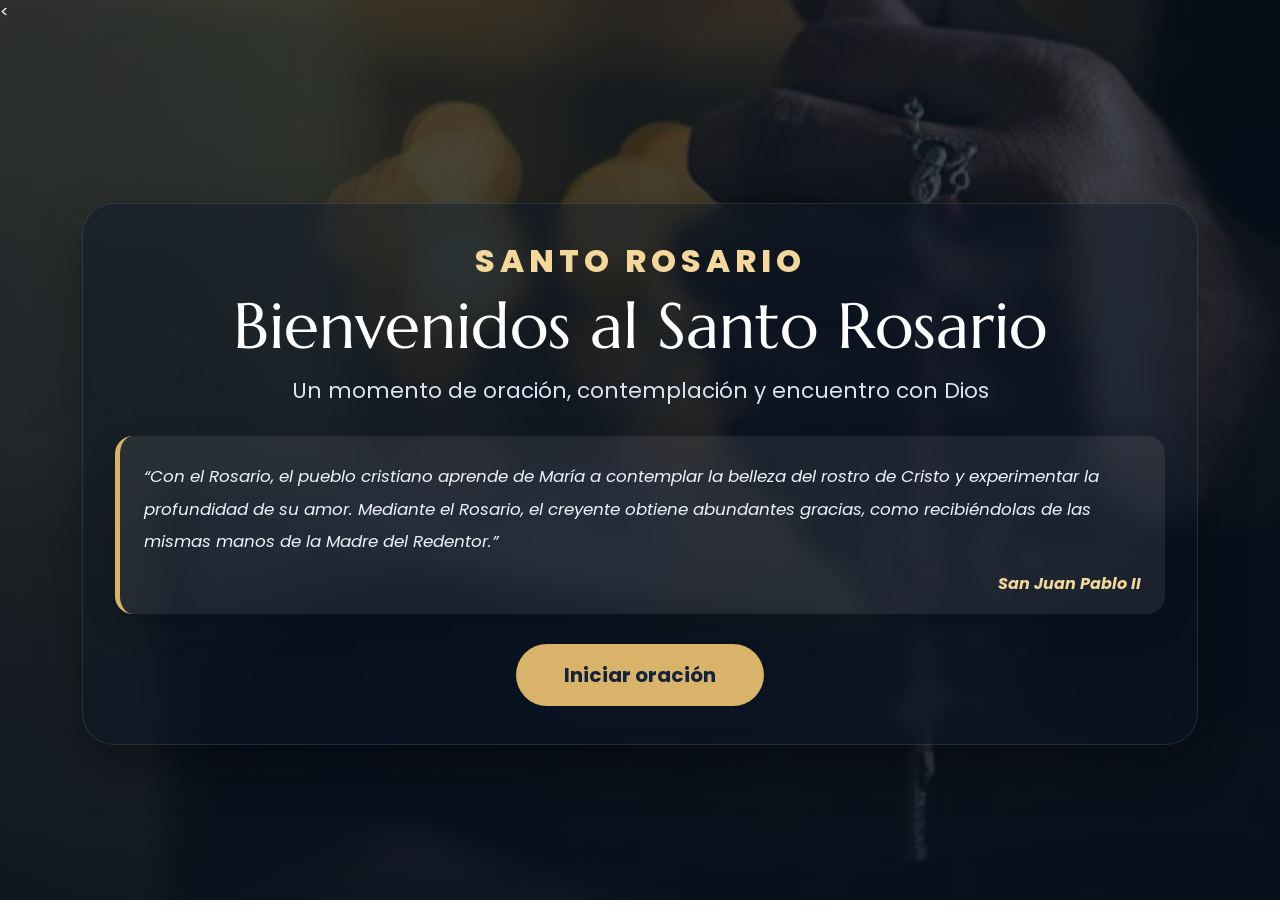
<file: index.html>
<<!DOCTYPE html>
<html lang="es">
<head>
  <meta charset="UTF-8">
  <meta name="viewport" content="width=device-width, initial-scale=1.0">
  <title>Bienvenidos al Santo Rosario</title>

  <link rel="preconnect" href="https://fonts.googleapis.com">
  <link rel="preconnect" href="https://fonts.gstatic.com" crossorigin>
  <link href="https://fonts.googleapis.com/css2?family=Marcellus&family=Poppins:wght@300;400;500;600;700;800&display=swap" rel="stylesheet">

  <link href="https://cdn.jsdelivr.net/npm/bootstrap@5.3.3/dist/css/bootstrap.min.css" rel="stylesheet">
  <link rel="stylesheet" href="css/styles.css">
</head>
<body class="page-home">

  <main class="home-wrapper">
    <div class="container">
      <section class="welcome-box">

        <div class="text-center mb-4">
          <h2 class="small-label">Santo Rosario</h2>
          <h1 class="main-title">Bienvenidos al Santo Rosario</h1>
          <p class="main-subtitle">Un momento de oración, contemplación y encuentro con Dios</p>
        </div>

        <div class="quote-box">
          <p class="quote-text">
            “Con el Rosario, el pueblo cristiano aprende de María a contemplar la belleza del rostro de Cristo y experimentar la profundidad de su amor. Mediante el Rosario, el creyente obtiene abundantes gracias, como recibiéndolas de las mismas manos de la Madre del Redentor.”
          </p>
          <p class="quote-author"><em>San Juan Pablo II</em></p>
        </div>

        <div class="text-center mt-4">
          <a href="pages/oraciones.html" class="btn btn-gold btn-lg px-5 py-3 rounded-pill">
            Iniciar oración
          </a>
        </div>

      </section>
    </div>
  </main>

  <script src="js/main.js"></script>
  <script src="https://cdn.jsdelivr.net/npm/bootstrap@5.3.3/dist/js/bootstrap.bundle.min.js"></script>
</body>
</html>
</file>
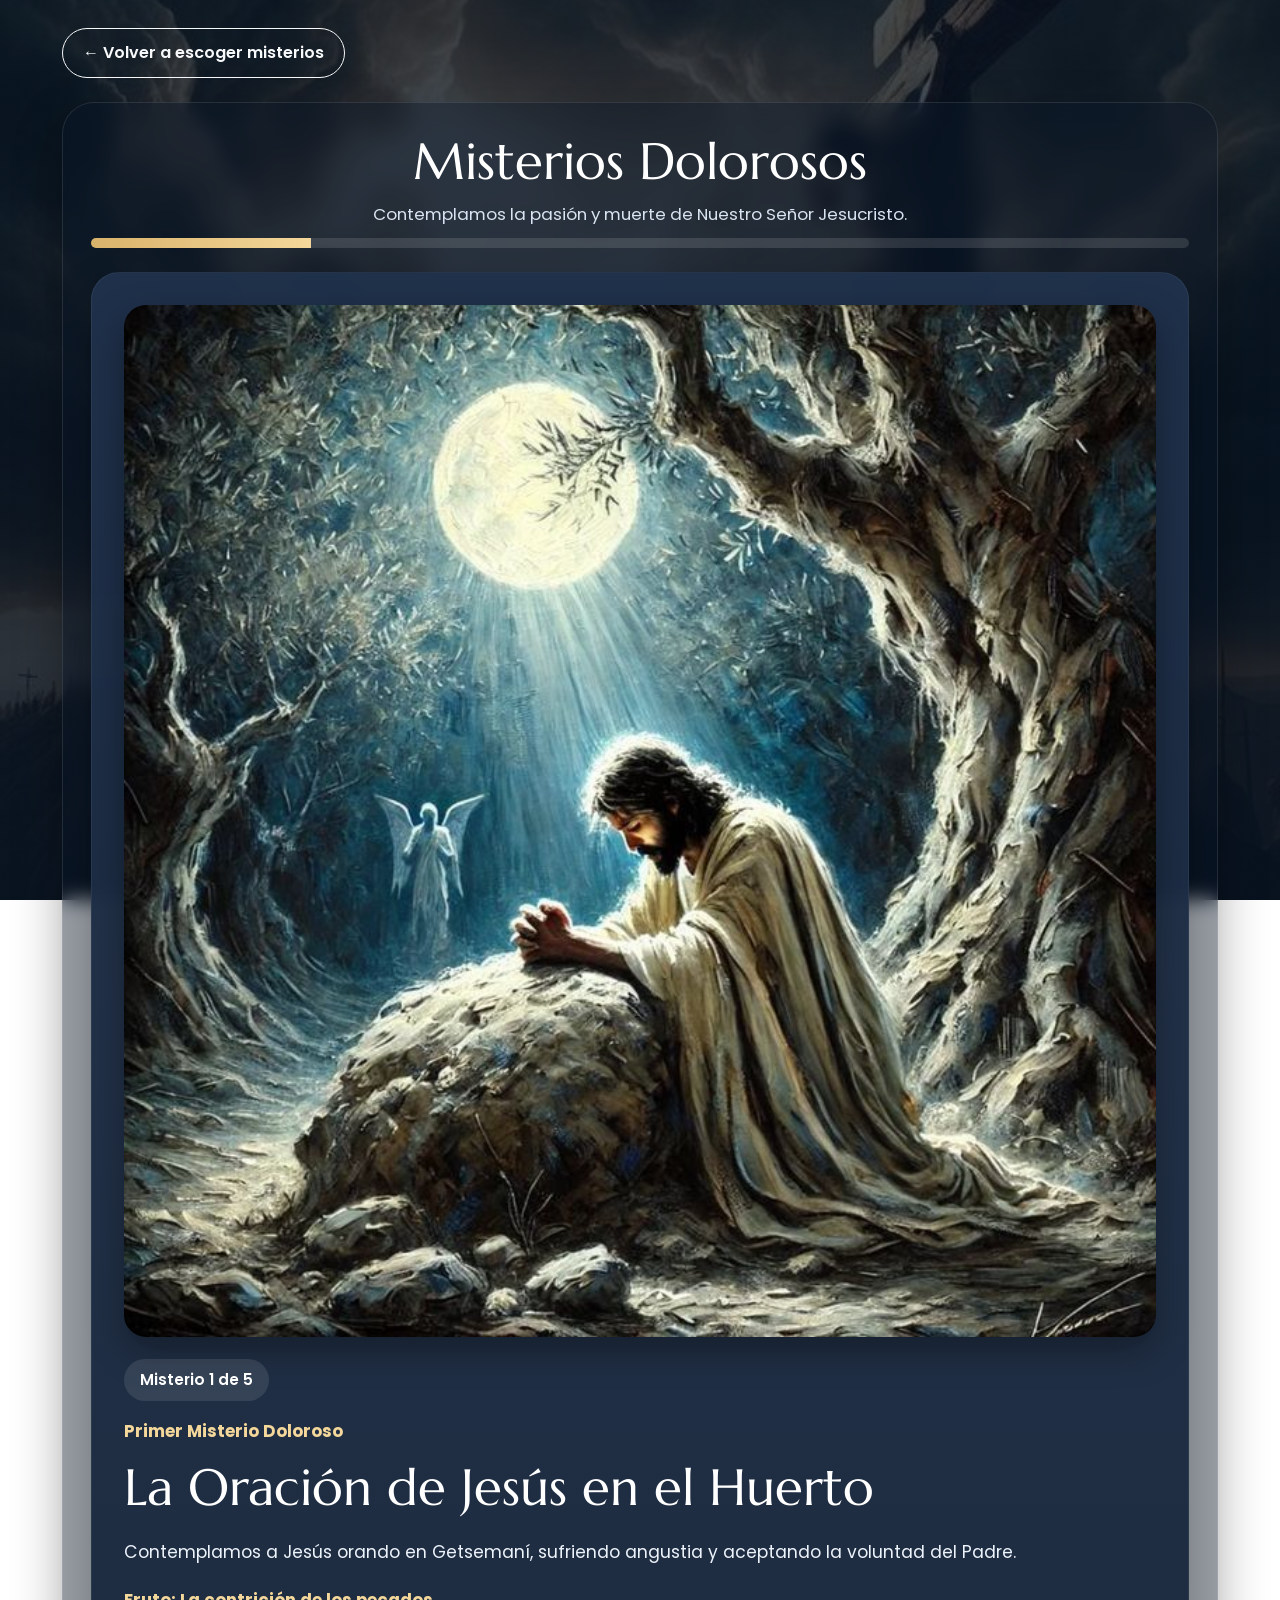
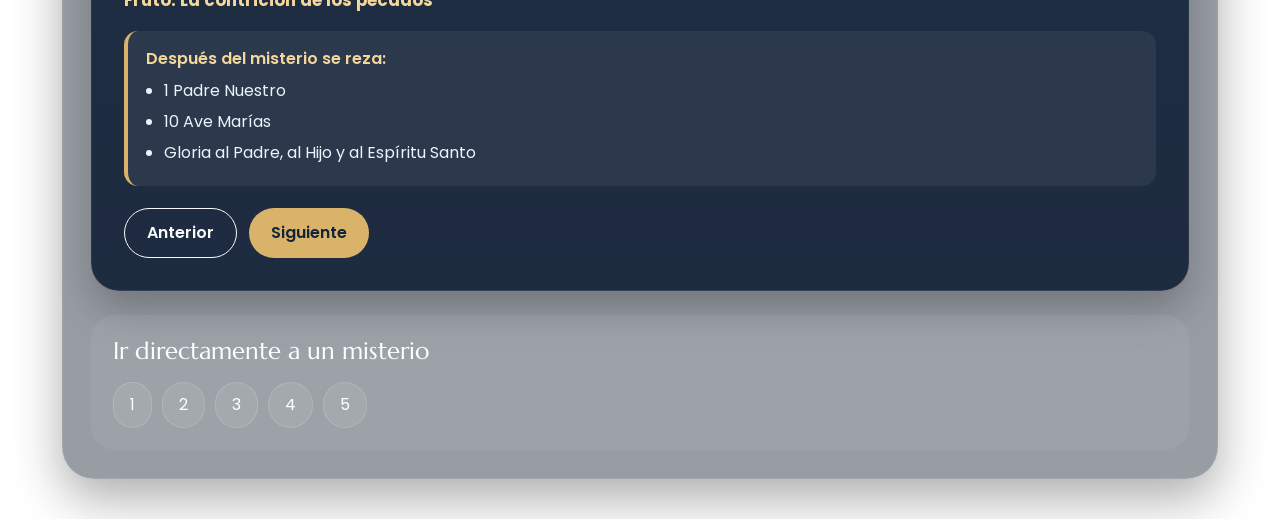
<file: pages/dolorosos.html>
<!DOCTYPE html>
<html lang="es">
<head>
  <meta charset="UTF-8">
  <meta name="viewport" content="width=device-width, initial-scale=1.0">
  <title>Misterios Dolorosos</title>

  <link rel="preconnect" href="https://fonts.googleapis.com">
  <link rel="preconnect" href="https://fonts.gstatic.com" crossorigin>
  <link href="https://fonts.googleapis.com/css2?family=Marcellus&family=Poppins:wght@300;400;500;600;700;800&display=swap" rel="stylesheet">

  <link href="https://cdn.jsdelivr.net/npm/bootstrap@5.3.3/dist/css/bootstrap.min.css" rel="stylesheet">
  <link rel="stylesheet" href="../css/styles.css">
</head>
<body class="page-mystery" style="--mystery-bg: url('../img/fondo-dolorosos.jpg');">

  <div class="container mystery-shell">
    <div class="top-actions mb-4">
      <a href="oraciones.html" class="btn btn-outline-light back-link">← Volver a escoger misterios</a>
    </div>

    <section class="hero-panel">
      <div class="hero-head">
        <h1 class="hero-title" id="tituloGeneral">Misterios Dolorosos</h1>
        <p class="hero-subtitle" id="subtituloGeneral"></p>
      </div>

      <div class="progress-wrap">
        <div class="progress">
          <div class="progress-bar" id="barraProgreso" role="progressbar" style="width: 20%;" aria-valuemin="0" aria-valuemax="100" aria-valuenow="20"></div>
        </div>
      </div>

      <div class="mystery-display fade-in" id="mysteryDisplay">

        <div class="mystery-image-wrap">
          <img id="imagenMisterio" src="../img/doloroso-1.jpg" alt="Imagen del misterio doloroso" class="mystery-image">
        </div>

        <div class="badge-counter" id="contadorMisterio">Misterio 1 de 5</div>
        <div class="mystery-number" id="numeroMisterio"></div>
        <h2 class="mystery-title-main" id="tituloMisterio"></h2>
        <p class="mystery-description" id="descripcionMisterio"></p>
        <p class="mystery-fruit" id="frutoMisterio"></p>

        <div class="rosary-prayers">
          <p class="rosary-step">Después del misterio se reza:</p>
          <ul class="rosary-list">
            <li>1 Padre Nuestro</li>
            <li>10 Ave Marías</li>
            <li>Gloria al Padre, al Hijo y al Espíritu Santo</li>
          </ul>
        </div>

        <div class="control-buttons">
          <button class="btn btn-outline-light" onclick="anteriorMisterio()">Anterior</button>
          <button class="btn btn-gold" onclick="siguienteMisterio()">Siguiente</button>
        </div>
      </div>

      <div class="quick-list">
        <h4>Ir directamente a un misterio</h4>
        <div class="quick-buttons" id="quickButtons"></div>
      </div>
    </section>
  </div>

  <script src="../js/main.js"></script>
  <script>
    iniciarPaginaMisterios("dolorosos");
  </script>
</body>
</html>
</file>
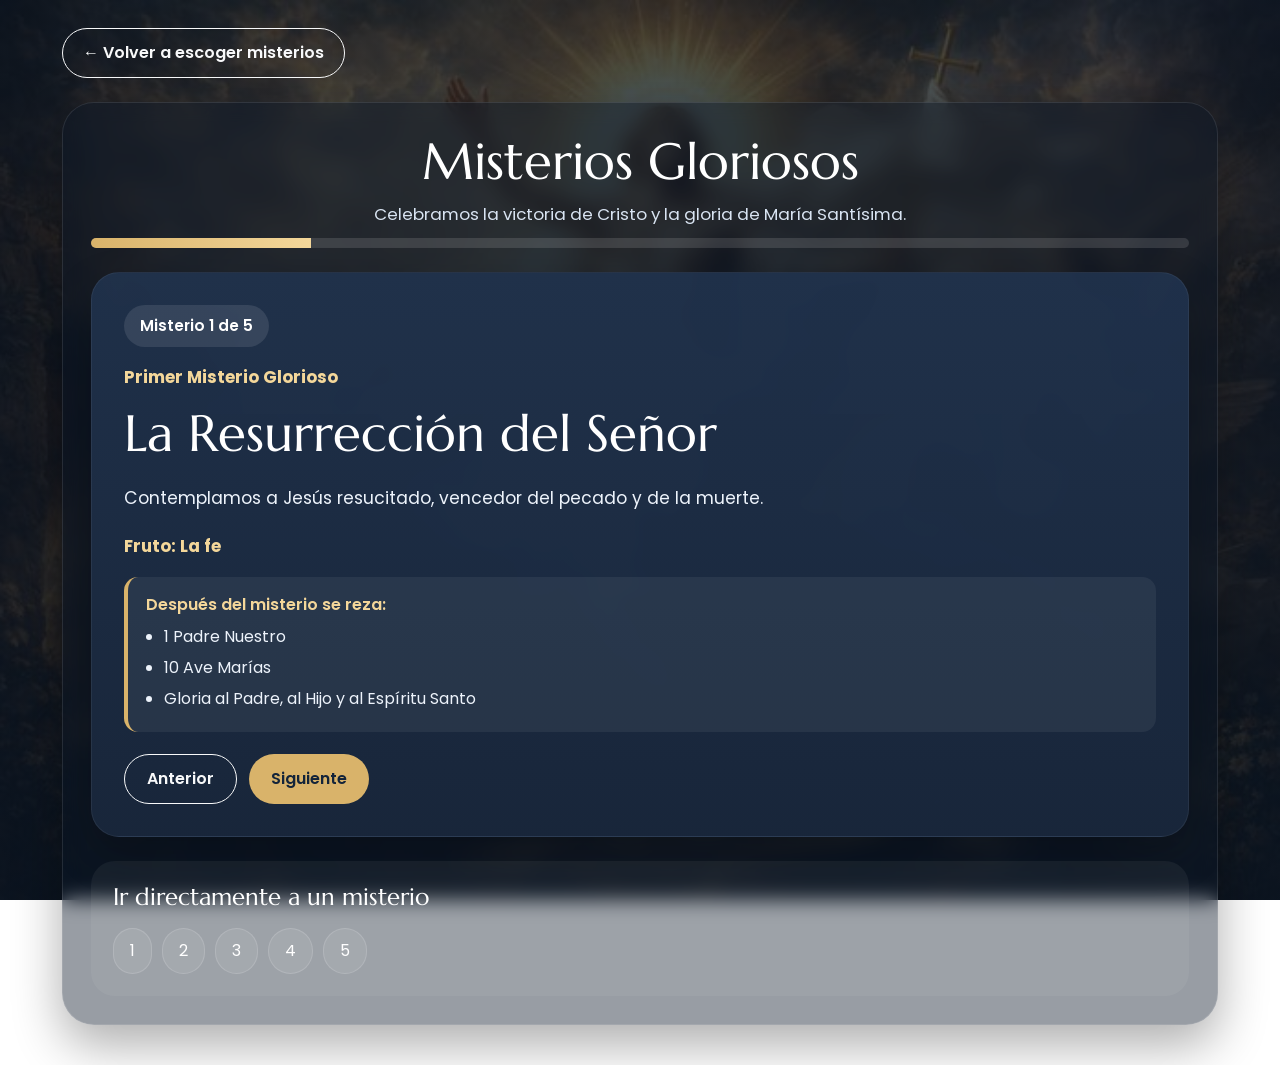
<file: pages/gloriosos.html>
<!DOCTYPE html>
<html lang="es">
<head>
  <meta charset="UTF-8">
  <meta name="viewport" content="width=device-width, initial-scale=1.0">
  <title>Misterios Gloriosos</title>

  <link rel="preconnect" href="https://fonts.googleapis.com">
  <link rel="preconnect" href="https://fonts.gstatic.com" crossorigin>
  <link href="https://fonts.googleapis.com/css2?family=Marcellus&family=Poppins:wght@300;400;500;600;700;800&display=swap" rel="stylesheet">

  <link href="https://cdn.jsdelivr.net/npm/bootstrap@5.3.3/dist/css/bootstrap.min.css" rel="stylesheet">
  <link rel="stylesheet" href="../css/styles.css">
</head>
<body class="page-mystery" style="--mystery-bg: url('../img/fondo-gloriosos.jpg');">

  <div class="container mystery-shell">
    <div class="top-actions mb-4">
      <a href="oraciones.html" class="btn btn-outline-light back-link">← Volver a escoger misterios</a>
    </div>

    <section class="hero-panel">
      <div class="hero-head">
        <h1 class="hero-title" id="tituloGeneral">Misterios Gloriosos</h1>
        <p class="hero-subtitle" id="subtituloGeneral"></p>
      </div>

      <div class="progress-wrap">
        <div class="progress">
          <div class="progress-bar" id="barraProgreso" role="progressbar" style="width: 20%;" aria-valuemin="0" aria-valuemax="100" aria-valuenow="20"></div>
        </div>
      </div>

      <div class="mystery-display fade-in" id="mysteryDisplay">
        <div class="badge-counter" id="contadorMisterio">Misterio 1 de 5</div>
        <div class="mystery-number" id="numeroMisterio"></div>
        <h2 class="mystery-title-main" id="tituloMisterio"></h2>
        <p class="mystery-description" id="descripcionMisterio"></p>
        <p class="mystery-fruit" id="frutoMisterio"></p>

        <div class="rosary-prayers">
          <p class="rosary-step">Después del misterio se reza:</p>
          <ul class="rosary-list">
            <li>1 Padre Nuestro</li>
            <li>10 Ave Marías</li>
            <li>Gloria al Padre, al Hijo y al Espíritu Santo</li>
          </ul>
        </div>

        <div class="control-buttons">
          <button class="btn btn-outline-light" onclick="anteriorMisterio()">Anterior</button>
          <button class="btn btn-gold" onclick="siguienteMisterio()">Siguiente</button>
        </div>
      </div>

      <div class="quick-list">
        <h4>Ir directamente a un misterio</h4>
        <div class="quick-buttons" id="quickButtons"></div>
      </div>
    </section>
  </div>

  <script src="../js/main.js"></script>
  <script>
    iniciarPaginaMisterios("gloriosos");
  </script>
</body>
</html>
</file>
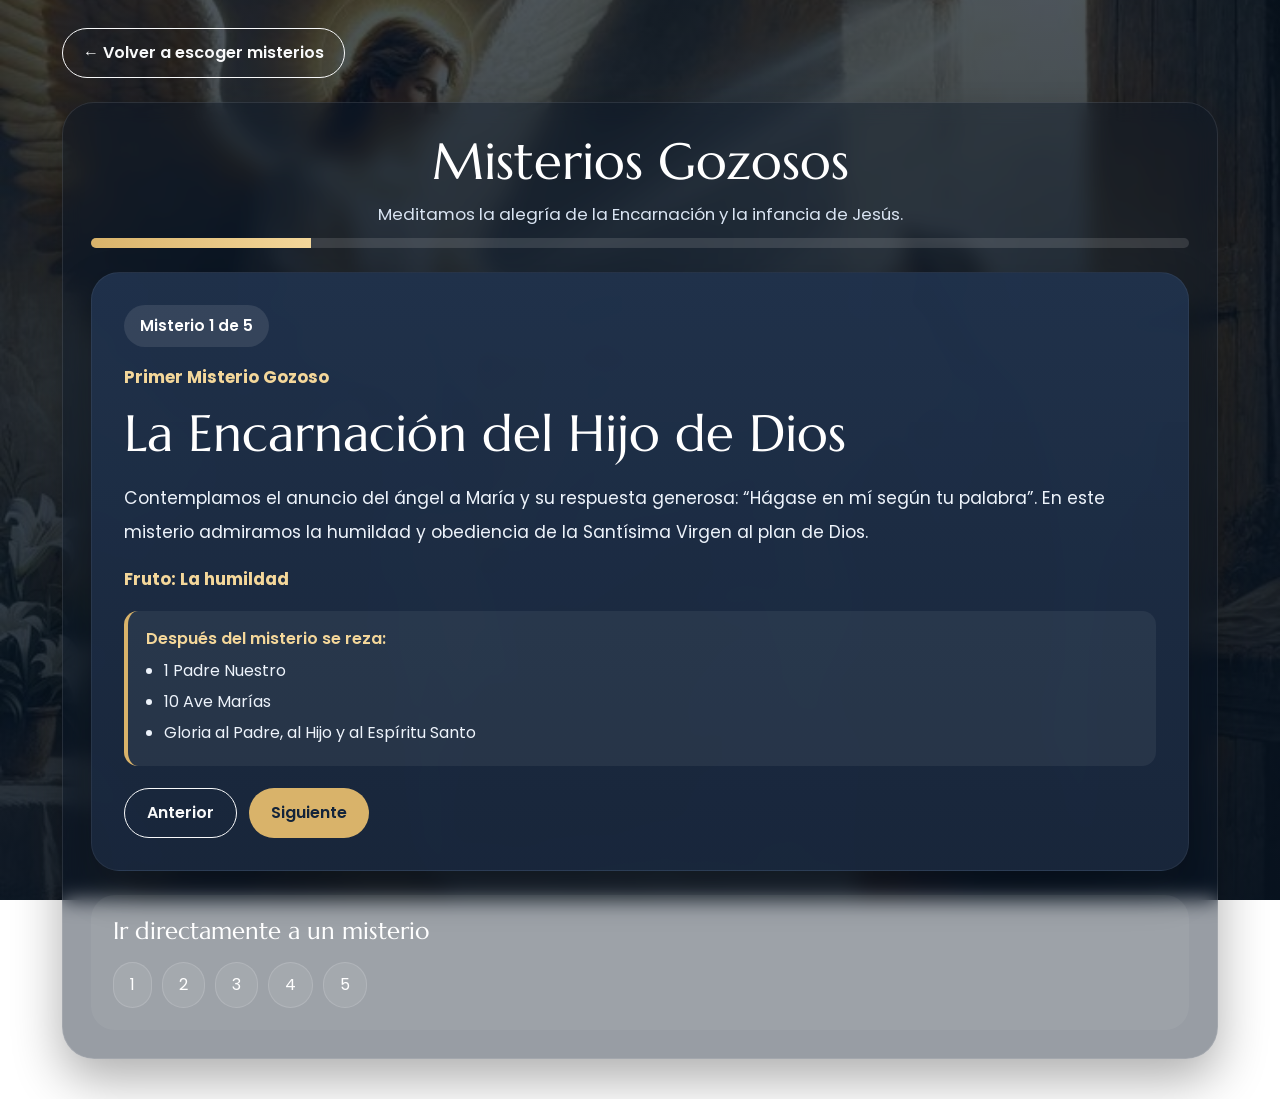
<file: pages/gozosos.html>
<!DOCTYPE html>
<html lang="es">
<head>
  <meta charset="UTF-8">
  <meta name="viewport" content="width=device-width, initial-scale=1.0">
  <title>Misterios Gozosos</title>

  <link rel="preconnect" href="https://fonts.googleapis.com">
  <link rel="preconnect" href="https://fonts.gstatic.com" crossorigin>
  <link href="https://fonts.googleapis.com/css2?family=Marcellus&family=Poppins:wght@300;400;500;600;700;800&display=swap" rel="stylesheet">

  <link href="https://cdn.jsdelivr.net/npm/bootstrap@5.3.3/dist/css/bootstrap.min.css" rel="stylesheet">
  <link rel="stylesheet" href="../css/styles.css">
</head>
<body class="page-mystery" style="--mystery-bg: url('../img/fondo-gozosos.jpg');">

  <div class="container mystery-shell">
    <div class="top-actions mb-4">
      <a href="oraciones.html" class="btn btn-outline-light back-link">← Volver a escoger misterios</a>
    </div>

    <section class="hero-panel">
      <div class="hero-head">
        <h1 class="hero-title" id="tituloGeneral">Misterios Gozosos</h1>
        <p class="hero-subtitle" id="subtituloGeneral"></p>
      </div>

      <div class="progress-wrap">
        <div class="progress">
          <div class="progress-bar" id="barraProgreso" role="progressbar" style="width: 20%;" aria-valuemin="0" aria-valuemax="100" aria-valuenow="20"></div>
        </div>
      </div>

      <div class="mystery-display fade-in" id="mysteryDisplay">
        <div class="badge-counter" id="contadorMisterio">Misterio 1 de 5</div>
        <div class="mystery-number" id="numeroMisterio"></div>
        <h2 class="mystery-title-main" id="tituloMisterio"></h2>
        <p class="mystery-description" id="descripcionMisterio"></p>
        <p class="mystery-fruit" id="frutoMisterio"></p>

        <div class="rosary-prayers">
          <p class="rosary-step">Después del misterio se reza:</p>
          <ul class="rosary-list">
            <li>1 Padre Nuestro</li>
            <li>10 Ave Marías</li>
            <li>Gloria al Padre, al Hijo y al Espíritu Santo</li>
          </ul>
        </div>

        <div class="control-buttons">
          <button class="btn btn-outline-light" onclick="anteriorMisterio()">Anterior</button>
          <button class="btn btn-gold" onclick="siguienteMisterio()">Siguiente</button>
        </div>
      </div>

      <div class="quick-list">
        <h4>Ir directamente a un misterio</h4>
        <div class="quick-buttons" id="quickButtons"></div>
      </div>
    </section>
  </div>

  <script src="../js/main.js"></script>
  <script>
    iniciarPaginaMisterios("gozosos");
  </script>
</body>
</html>
</file>
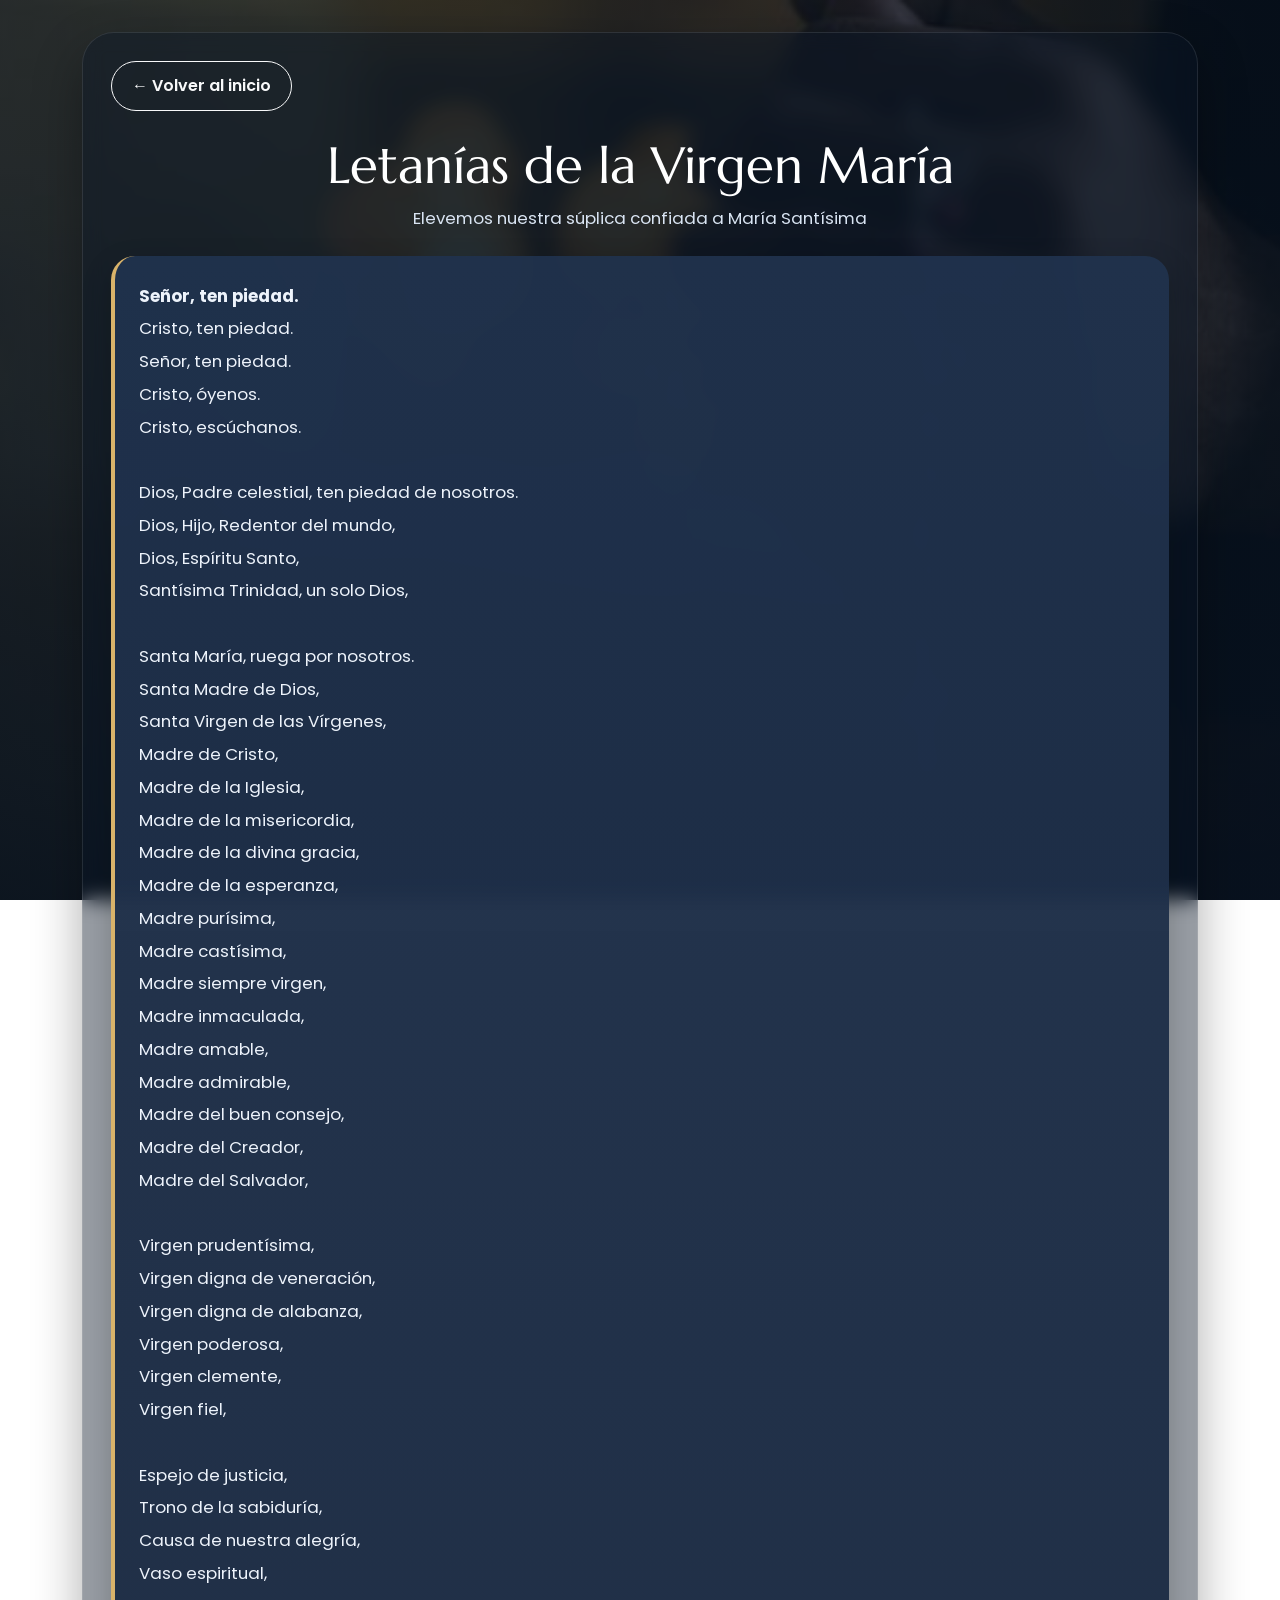
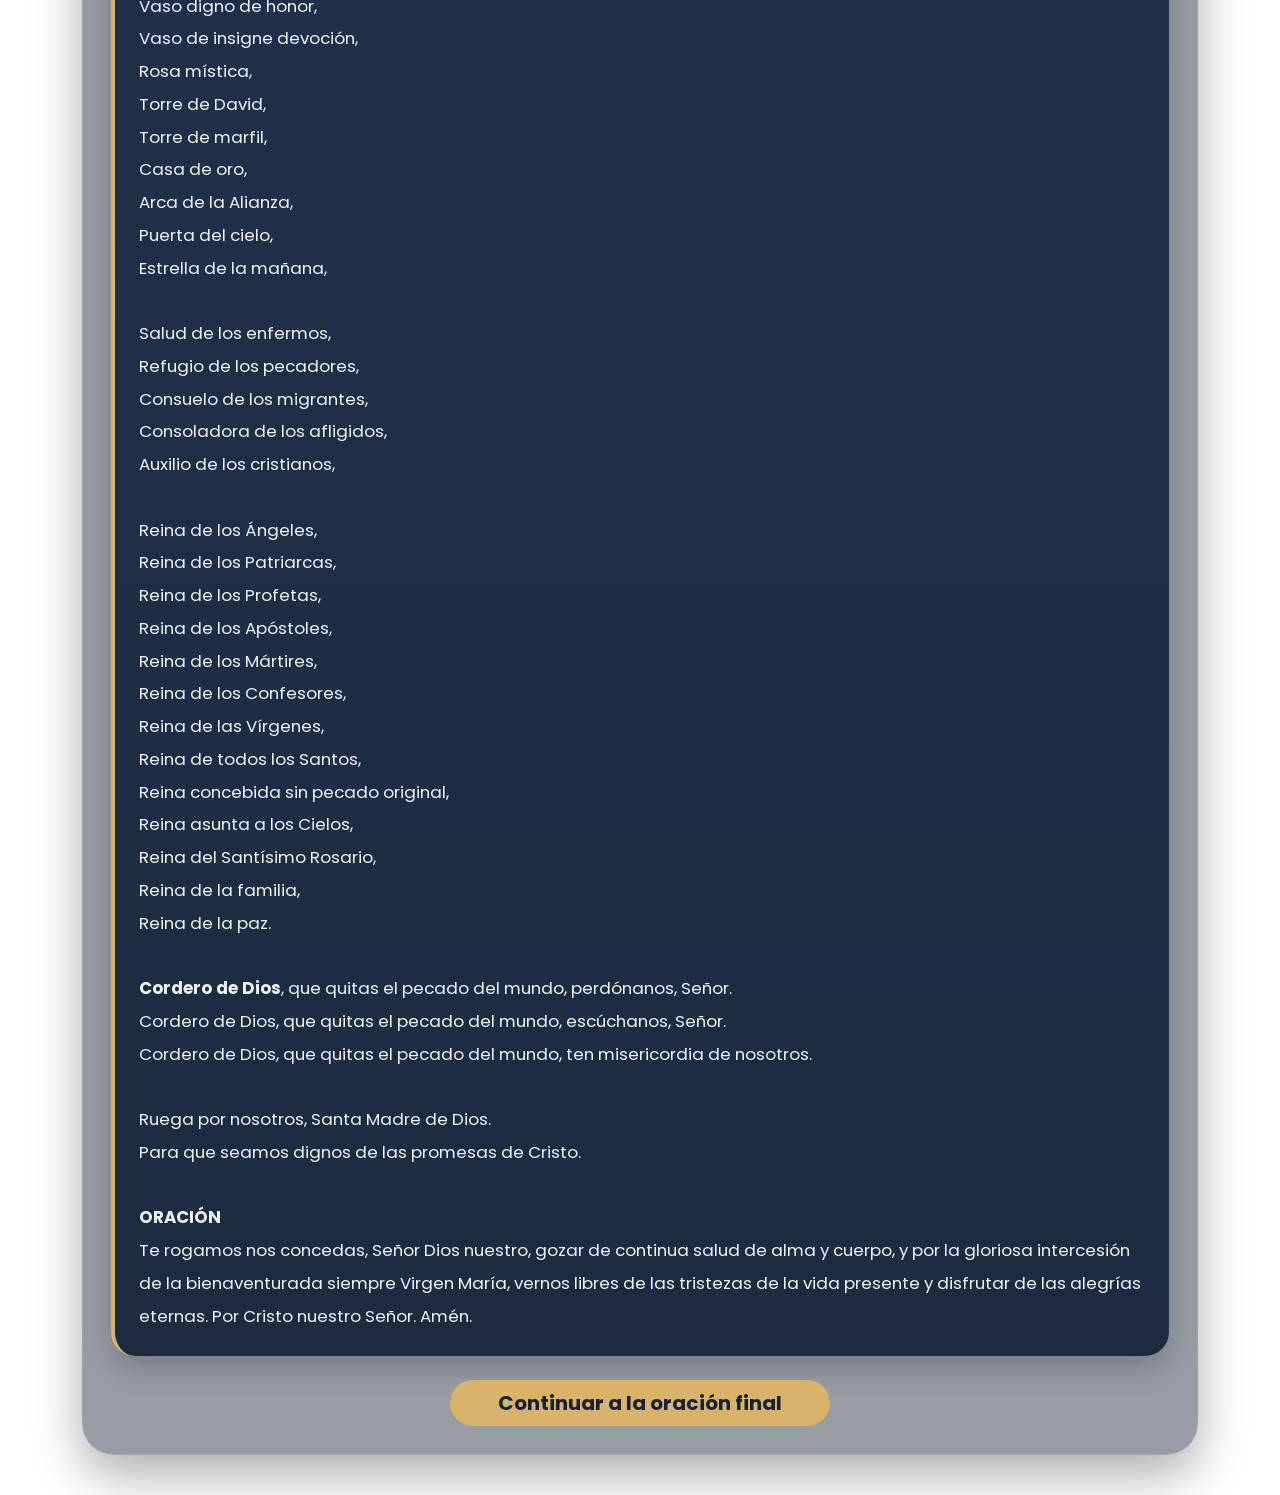
<file: pages/letanias.html>
<!DOCTYPE html>
<html lang="es">
<head>
  <meta charset="UTF-8">
  <meta name="viewport" content="width=device-width, initial-scale=1.0">
  <title>Letanías de la Virgen María</title>

  <link rel="preconnect" href="https://fonts.googleapis.com">
  <link rel="preconnect" href="https://fonts.gstatic.com" crossorigin>
  <link href="https://fonts.googleapis.com/css2?family=Marcellus&family=Poppins:wght@300;400;500;600;700;800&display=swap" rel="stylesheet">

  <link href="https://cdn.jsdelivr.net/npm/bootstrap@5.3.3/dist/css/bootstrap.min.css" rel="stylesheet">
  <link rel="stylesheet" href="../css/styles.css">
</head>
<body class="page-prayers">

  <main class="prayers-wrapper">
    <div class="container">
      <section class="prayer-shell">

        <div class="top-actions mb-4">
          <a href="../index.html" class="btn btn-outline-light back-link">← Volver al inicio</a>
        </div>

        <div class="hero-head text-center mb-4">
          <h1 class="hero-title">Letanías de la Virgen María</h1>
          <p class="hero-subtitle">Elevemos nuestra súplica confiada a María Santísima</p>
        </div>

        <div class="prayer-card">
          <p class="prayer-text">
            <strong>Señor, ten piedad.</strong><br>
            Cristo, ten piedad.<br>
            Señor, ten piedad.<br>
            Cristo, óyenos.<br>
            Cristo, escúchanos.<br><br>

            Dios, Padre celestial, ten piedad de nosotros.<br>
            Dios, Hijo, Redentor del mundo,<br>
            Dios, Espíritu Santo,<br>
            Santísima Trinidad, un solo Dios,<br><br>

            Santa María, ruega por nosotros.<br>
            Santa Madre de Dios,<br>
            Santa Virgen de las Vírgenes,<br>
            Madre de Cristo,<br>
            Madre de la Iglesia,<br>
            Madre de la misericordia,<br>
            Madre de la divina gracia,<br>
            Madre de la esperanza,<br>
            Madre purísima,<br>
            Madre castísima,<br>
            Madre siempre virgen,<br>
            Madre inmaculada,<br>
            Madre amable,<br>
            Madre admirable,<br>
            Madre del buen consejo,<br>
            Madre del Creador,<br>
            Madre del Salvador,<br><br>

            Virgen prudentísima,<br>
            Virgen digna de veneración,<br>
            Virgen digna de alabanza,<br>
            Virgen poderosa,<br>
            Virgen clemente,<br>
            Virgen fiel,<br><br>

            Espejo de justicia,<br>
            Trono de la sabiduría,<br>
            Causa de nuestra alegría,<br>
            Vaso espiritual,<br>
            Vaso digno de honor,<br>
            Vaso de insigne devoción,<br>
            Rosa mística,<br>
            Torre de David,<br>
            Torre de marfil,<br>
            Casa de oro,<br>
            Arca de la Alianza,<br>
            Puerta del cielo,<br>
            Estrella de la mañana,<br><br>

            Salud de los enfermos,<br>
            Refugio de los pecadores,<br>
            Consuelo de los migrantes,<br>
            Consoladora de los afligidos,<br>
            Auxilio de los cristianos,<br><br>

            Reina de los Ángeles,<br>
            Reina de los Patriarcas,<br>
            Reina de los Profetas,<br>
            Reina de los Apóstoles,<br>
            Reina de los Mártires,<br>
            Reina de los Confesores,<br>
            Reina de las Vírgenes,<br>
            Reina de todos los Santos,<br>
            Reina concebida sin pecado original,<br>
            Reina asunta a los Cielos,<br>
            Reina del Santísimo Rosario,<br>
            Reina de la familia,<br>
            Reina de la paz.<br><br>

            <strong>Cordero de Dios</strong>, que quitas el pecado del mundo, perdónanos, Señor.<br>
            Cordero de Dios, que quitas el pecado del mundo, escúchanos, Señor.<br>
            Cordero de Dios, que quitas el pecado del mundo, ten misericordia de nosotros.<br><br>

            Ruega por nosotros, Santa Madre de Dios.<br>
            Para que seamos dignos de las promesas de Cristo.<br><br>

            <strong>ORACIÓN</strong><br>
            Te rogamos nos concedas, Señor Dios nuestro, gozar de continua salud de alma y cuerpo,
            y por la gloriosa intercesión de la bienaventurada siempre Virgen María,
            vernos libres de las tristezas de la vida presente
            y disfrutar de las alegrías eternas.
            Por Cristo nuestro Señor. Amén.
          </p>
        </div>

        <div class="text-center mt-4">
          <a href="oracion-final.html" class="btn btn-gold btn-lg px-5 rounded-pill">
            Continuar a la oración final
          </a>
        </div>

      </section>
    </div>
  </main>

  <script src="../js/main.js"></script>
  <script src="https://cdn.jsdelivr.net/npm/bootstrap@5.3.3/dist/js/bootstrap.bundle.min.js"></script>
</body>
</html>
</file>
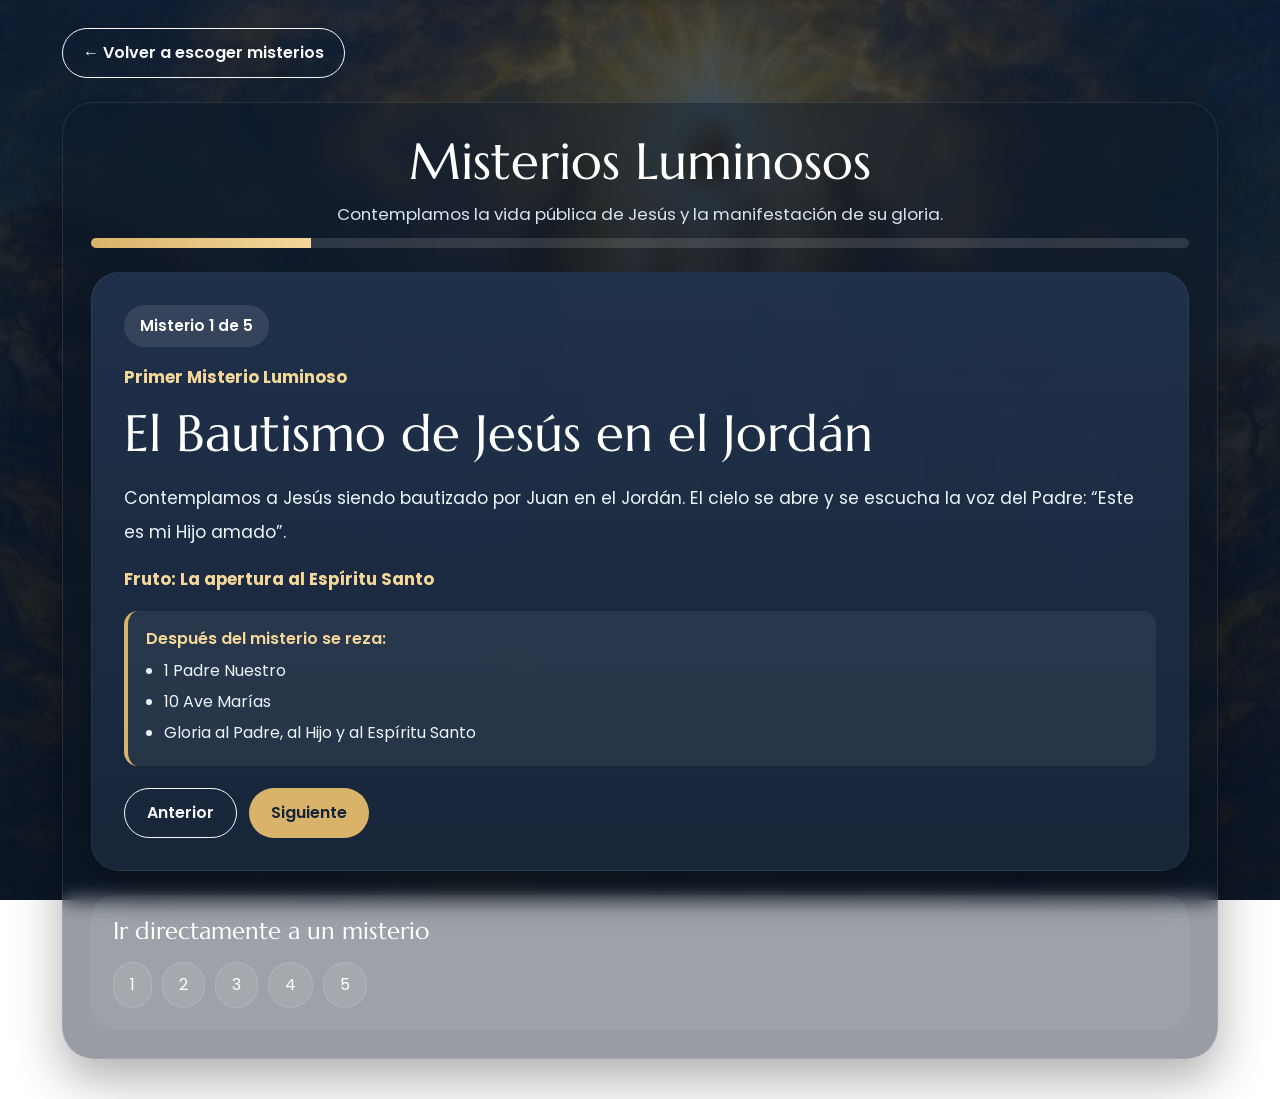
<file: pages/luminosos.html>
<!DOCTYPE html>
<html lang="es">
<head>
  <meta charset="UTF-8">
  <meta name="viewport" content="width=device-width, initial-scale=1.0">
  <title>Misterios Luminosos</title>

  <link rel="preconnect" href="https://fonts.googleapis.com">
  <link rel="preconnect" href="https://fonts.gstatic.com" crossorigin>
  <link href="https://fonts.googleapis.com/css2?family=Marcellus&family=Poppins:wght@300;400;500;600;700;800&display=swap" rel="stylesheet">

  <link href="https://cdn.jsdelivr.net/npm/bootstrap@5.3.3/dist/css/bootstrap.min.css" rel="stylesheet">
  <link rel="stylesheet" href="../css/styles.css">
</head>
<body class="page-mystery" style="--mystery-bg: url('../img/fondo-luminosos.jpg');">

  <div class="container mystery-shell">
    <div class="top-actions mb-4">
      <a href="oraciones.html" class="btn btn-outline-light back-link">← Volver a escoger misterios</a>
    </div>

    <section class="hero-panel">
      <div class="hero-head">
        <h1 class="hero-title" id="tituloGeneral">Misterios Luminosos</h1>
        <p class="hero-subtitle" id="subtituloGeneral"></p>
      </div>

      <div class="progress-wrap">
        <div class="progress">
          <div class="progress-bar" id="barraProgreso" role="progressbar" style="width: 20%;" aria-valuemin="0" aria-valuemax="100" aria-valuenow="20"></div>
        </div>
      </div>

      <div class="mystery-display fade-in" id="mysteryDisplay">
        <div class="badge-counter" id="contadorMisterio">Misterio 1 de 5</div>
        <div class="mystery-number" id="numeroMisterio"></div>
        <h2 class="mystery-title-main" id="tituloMisterio"></h2>
        <p class="mystery-description" id="descripcionMisterio"></p>
        <p class="mystery-fruit" id="frutoMisterio"></p>

        <div class="rosary-prayers">
          <p class="rosary-step">Después del misterio se reza:</p>
          <ul class="rosary-list">
            <li>1 Padre Nuestro</li>
            <li>10 Ave Marías</li>
            <li>Gloria al Padre, al Hijo y al Espíritu Santo</li>
          </ul>
        </div>

        <div class="control-buttons">
          <button class="btn btn-outline-light" onclick="anteriorMisterio()">Anterior</button>
          <button class="btn btn-gold" onclick="siguienteMisterio()">Siguiente</button>
        </div>
      </div>

      <div class="quick-list">
        <h4>Ir directamente a un misterio</h4>
        <div class="quick-buttons" id="quickButtons"></div>
      </div>
    </section>
  </div>

  <script src="../js/main.js"></script>
  <script>
    iniciarPaginaMisterios("luminosos");
  </script>
</body>
</html>
</file>
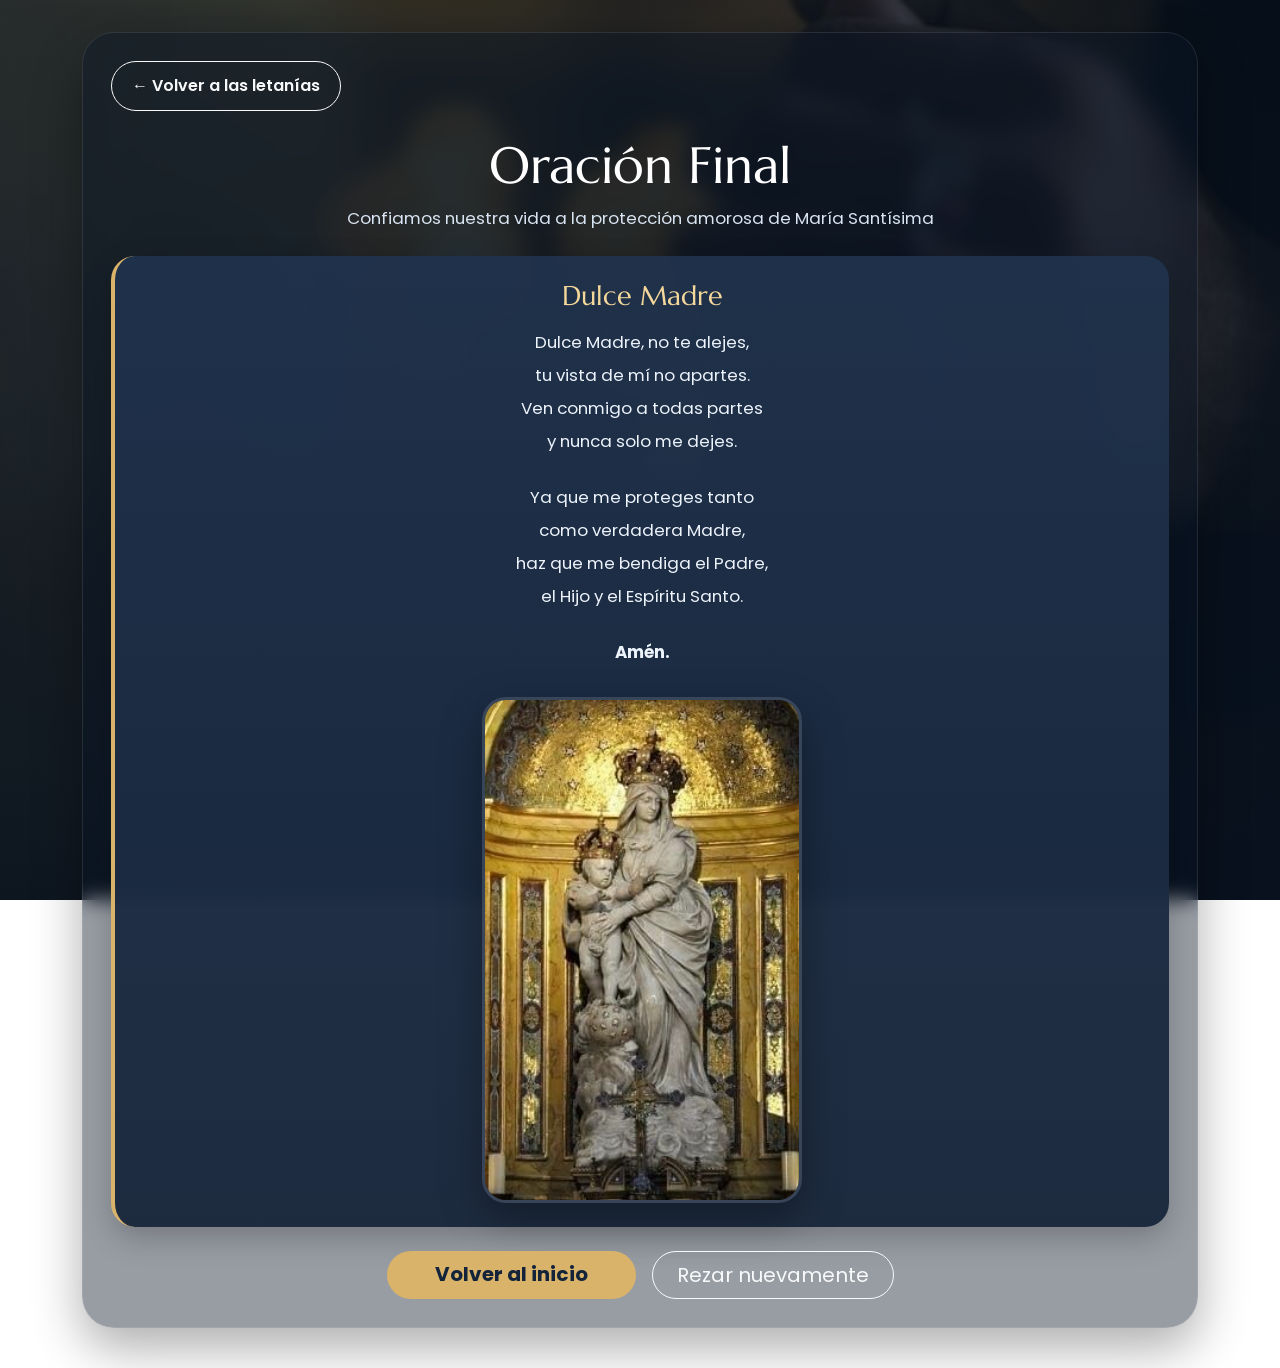
<file: pages/oracion-final.html>
<!DOCTYPE html>
<html lang="es">
<head>
  <meta charset="UTF-8">
  <meta name="viewport" content="width=device-width, initial-scale=1.0">
  <title>Oración Final - Santo Rosario</title>

  <link rel="preconnect" href="https://fonts.googleapis.com">
  <link rel="preconnect" href="https://fonts.gstatic.com" crossorigin>
  <link href="https://fonts.googleapis.com/css2?family=Marcellus&family=Poppins:wght@300;400;500;600;700;800&display=swap" rel="stylesheet">

  <link href="https://cdn.jsdelivr.net/npm/bootstrap@5.3.3/dist/css/bootstrap.min.css" rel="stylesheet">
  <link rel="stylesheet" href="../css/styles.css">
</head>
<body class="page-prayers">

  <main class="prayers-wrapper">
    <div class="container">
      <section class="prayer-shell">

        <div class="top-actions mb-4">
          <a href="letanias.html" class="btn btn-outline-light back-link">← Volver a las letanías</a>
        </div>

        <div class="hero-head text-center mb-4">
          <h1 class="hero-title">Oración Final</h1>
          <p class="hero-subtitle">Confiamos nuestra vida a la protección amorosa de María Santísima</p>
        </div>

        <div class="prayer-card text-center">
          <h3 class="prayer-title">Dulce Madre</h3>

          <p class="prayer-text">
            Dulce Madre, no te alejes,<br>
            tu vista de mí no apartes.<br>
            Ven conmigo a todas partes<br>
            y nunca solo me dejes.
          </p>

          <p class="prayer-text mt-4">
            Ya que me proteges tanto<br>
            como verdadera Madre,<br>
            haz que me bendiga el Padre,<br>
            el Hijo y el Espíritu Santo.
          </p>

          <p class="prayer-text mt-4"><strong>Amén.</strong></p>

          <div class="final-image-wrap">
            <img src="../img/maria-final.png" alt="Imagen de María" class="final-image">
          </div>
        </div>

        <div class="text-center mt-4 d-flex flex-wrap justify-content-center gap-3">
          <a href="../index.html" class="btn btn-gold btn-lg px-5 rounded-pill">Volver al inicio</a>
          <a href="oraciones.html" class="btn btn-outline-light btn-lg px-4 rounded-pill">Rezar nuevamente</a>
        </div>

      </section>
    </div>
  </main>

  <script src="../js/main.js"></script>
  <script src="https://cdn.jsdelivr.net/npm/bootstrap@5.3.3/dist/js/bootstrap.bundle.min.js"></script>
</body>
</html>
</file>
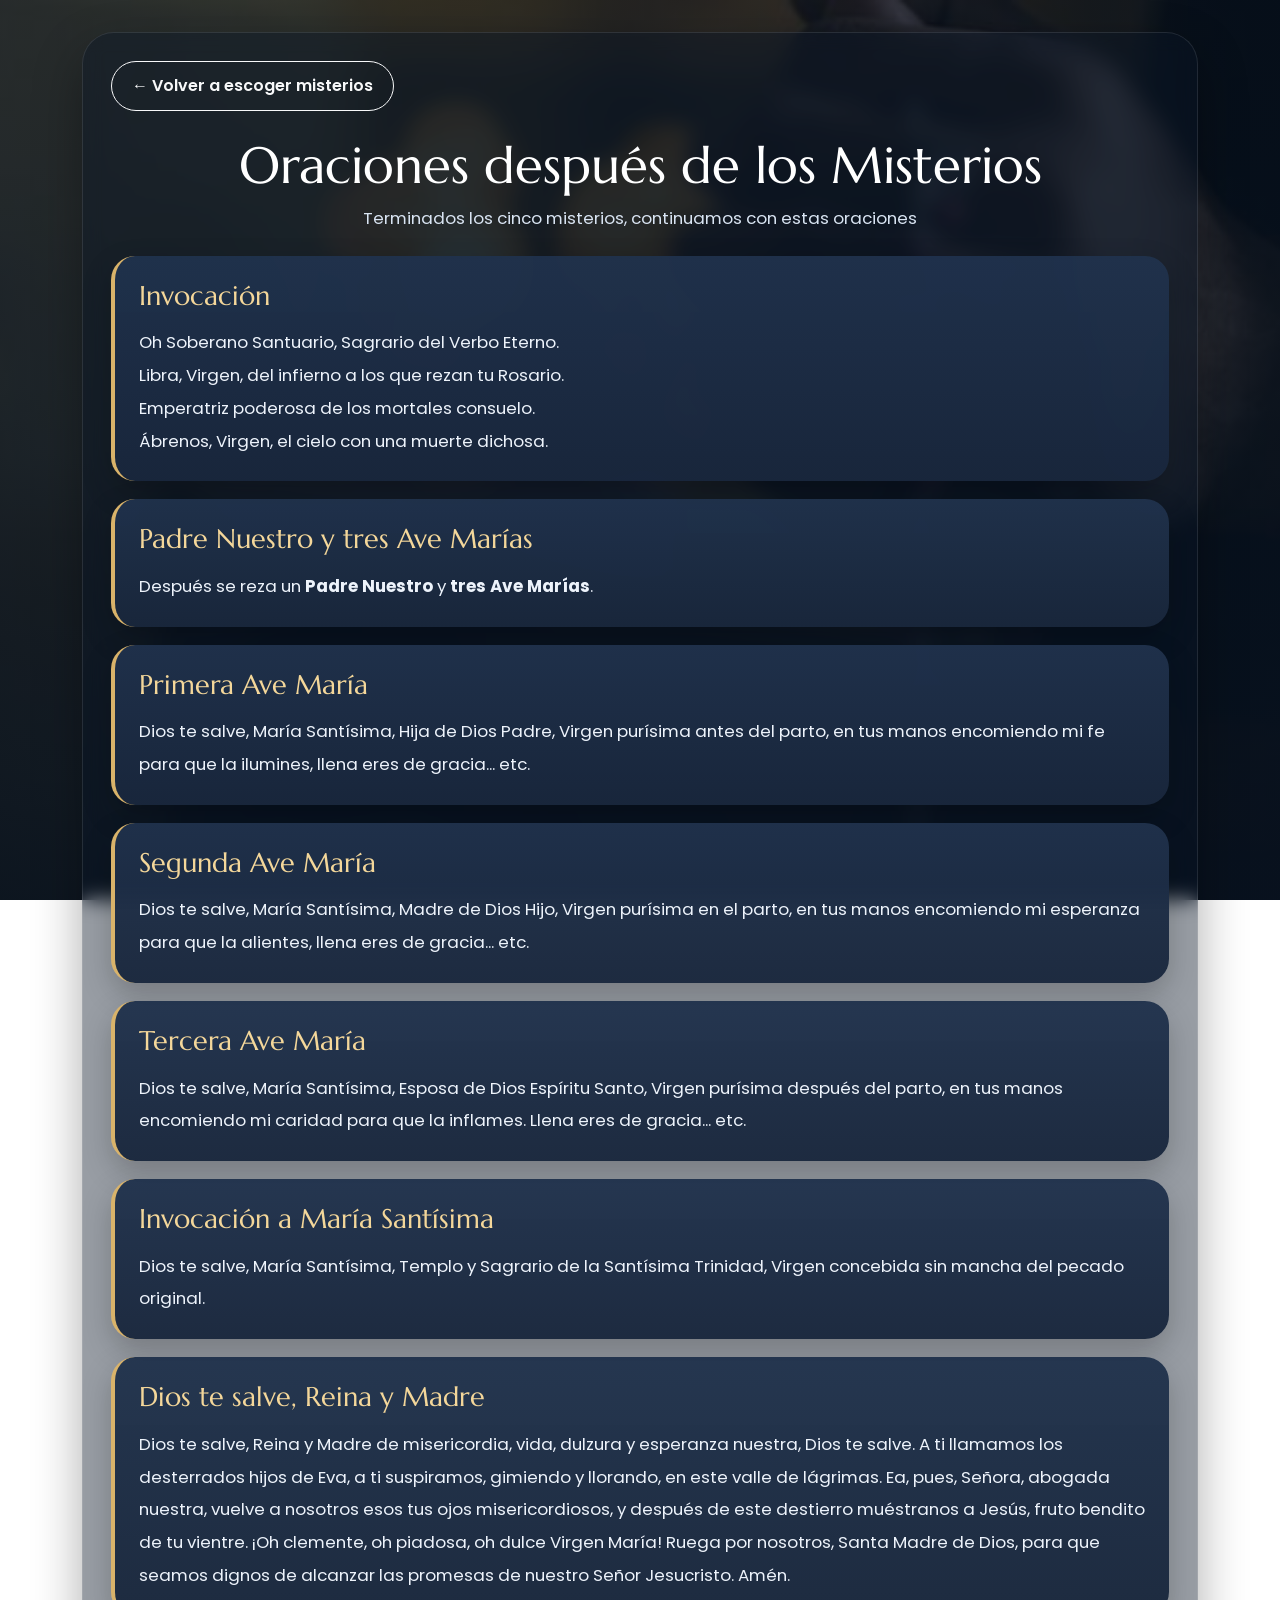
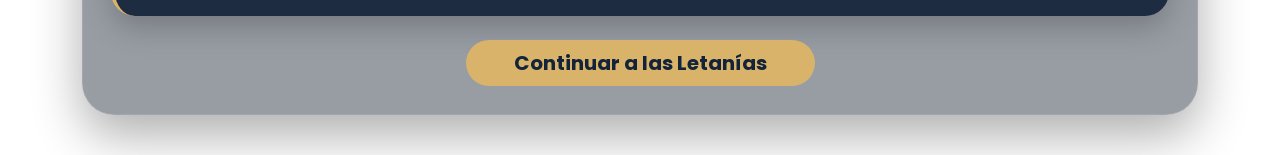
<file: pages/oraciones-despues-misterios.html>
<!DOCTYPE html>
<html lang="es">
<head>
  <meta charset="UTF-8">
  <meta name="viewport" content="width=device-width, initial-scale=1.0">
  <title>Oraciones después de los Misterios</title>

  <link rel="preconnect" href="https://fonts.googleapis.com">
  <link rel="preconnect" href="https://fonts.gstatic.com" crossorigin>
  <link href="https://fonts.googleapis.com/css2?family=Marcellus&family=Poppins:wght@300;400;500;600;700;800&display=swap" rel="stylesheet">

  <link href="https://cdn.jsdelivr.net/npm/bootstrap@5.3.3/dist/css/bootstrap.min.css" rel="stylesheet">
  <link rel="stylesheet" href="../css/styles.css">
</head>
<body class="page-prayers">

  <main class="prayers-wrapper">
    <div class="container">
      <section class="prayer-shell">

        <div class="top-actions mb-4">
          <a href="oraciones.html" class="btn btn-outline-light back-link">← Volver a escoger misterios</a>
        </div>

        <div class="hero-head text-center mb-4">
          <h1 class="hero-title">Oraciones después de los Misterios</h1>
          <p class="hero-subtitle">Terminados los cinco misterios, continuamos con estas oraciones</p>
        </div>

        <div class="prayer-card">
          <h3 class="prayer-title">Invocación</h3>
          <p class="prayer-text">
            Oh Soberano Santuario, Sagrario del Verbo Eterno.<br>
            Libra, Virgen, del infierno a los que rezan tu Rosario.<br>
            Emperatriz poderosa de los mortales consuelo.<br>
            Ábrenos, Virgen, el cielo con una muerte dichosa.
          </p>
        </div>

        <div class="prayer-card">
          <h3 class="prayer-title">Padre Nuestro y tres Ave Marías</h3>
          <p class="prayer-text">
            Después se reza un <strong>Padre Nuestro</strong> y <strong>tres Ave Marías</strong>.
          </p>
        </div>

        <div class="prayer-card">
          <h3 class="prayer-title">Primera Ave María</h3>
          <p class="prayer-text">
            Dios te salve, María Santísima, Hija de Dios Padre, Virgen purísima antes del parto,
            en tus manos encomiendo mi fe para que la ilumines, llena eres de gracia... etc.
          </p>
        </div>

        <div class="prayer-card">
          <h3 class="prayer-title">Segunda Ave María</h3>
          <p class="prayer-text">
            Dios te salve, María Santísima, Madre de Dios Hijo, Virgen purísima en el parto,
            en tus manos encomiendo mi esperanza para que la alientes, llena eres de gracia... etc.
          </p>
        </div>

        <div class="prayer-card">
          <h3 class="prayer-title">Tercera Ave María</h3>
          <p class="prayer-text">
            Dios te salve, María Santísima, Esposa de Dios Espíritu Santo, Virgen purísima después del parto,
            en tus manos encomiendo mi caridad para que la inflames. Llena eres de gracia... etc.
          </p>
        </div>

        <div class="prayer-card">
          <h3 class="prayer-title">Invocación a María Santísima</h3>
          <p class="prayer-text">
            Dios te salve, María Santísima, Templo y Sagrario de la Santísima Trinidad,
            Virgen concebida sin mancha del pecado original.
          </p>
        </div>

        <div class="prayer-card">
          <h3 class="prayer-title">Dios te salve, Reina y Madre</h3>
          <p class="prayer-text">
            Dios te salve, Reina y Madre de misericordia, vida, dulzura y esperanza nuestra,
            Dios te salve. A ti llamamos los desterrados hijos de Eva, a ti suspiramos,
            gimiendo y llorando, en este valle de lágrimas. Ea, pues, Señora, abogada nuestra,
            vuelve a nosotros esos tus ojos misericordiosos, y después de este destierro
            muéstranos a Jesús, fruto bendito de tu vientre. ¡Oh clemente, oh piadosa,
            oh dulce Virgen María! Ruega por nosotros, Santa Madre de Dios,
            para que seamos dignos de alcanzar las promesas de nuestro Señor Jesucristo. Amén.
          </p>
        </div>

        <div class="text-center mt-4">
          <a href="letanias.html" class="btn btn-gold btn-lg px-5 rounded-pill">
            Continuar a las Letanías
          </a>
        </div>

      </section>
    </div>
  </main>

  <script src="../js/main.js"></script>
  <script src="https://cdn.jsdelivr.net/npm/bootstrap@5.3.3/dist/js/bootstrap.bundle.min.js"></script>
</body>
</html>
</file>
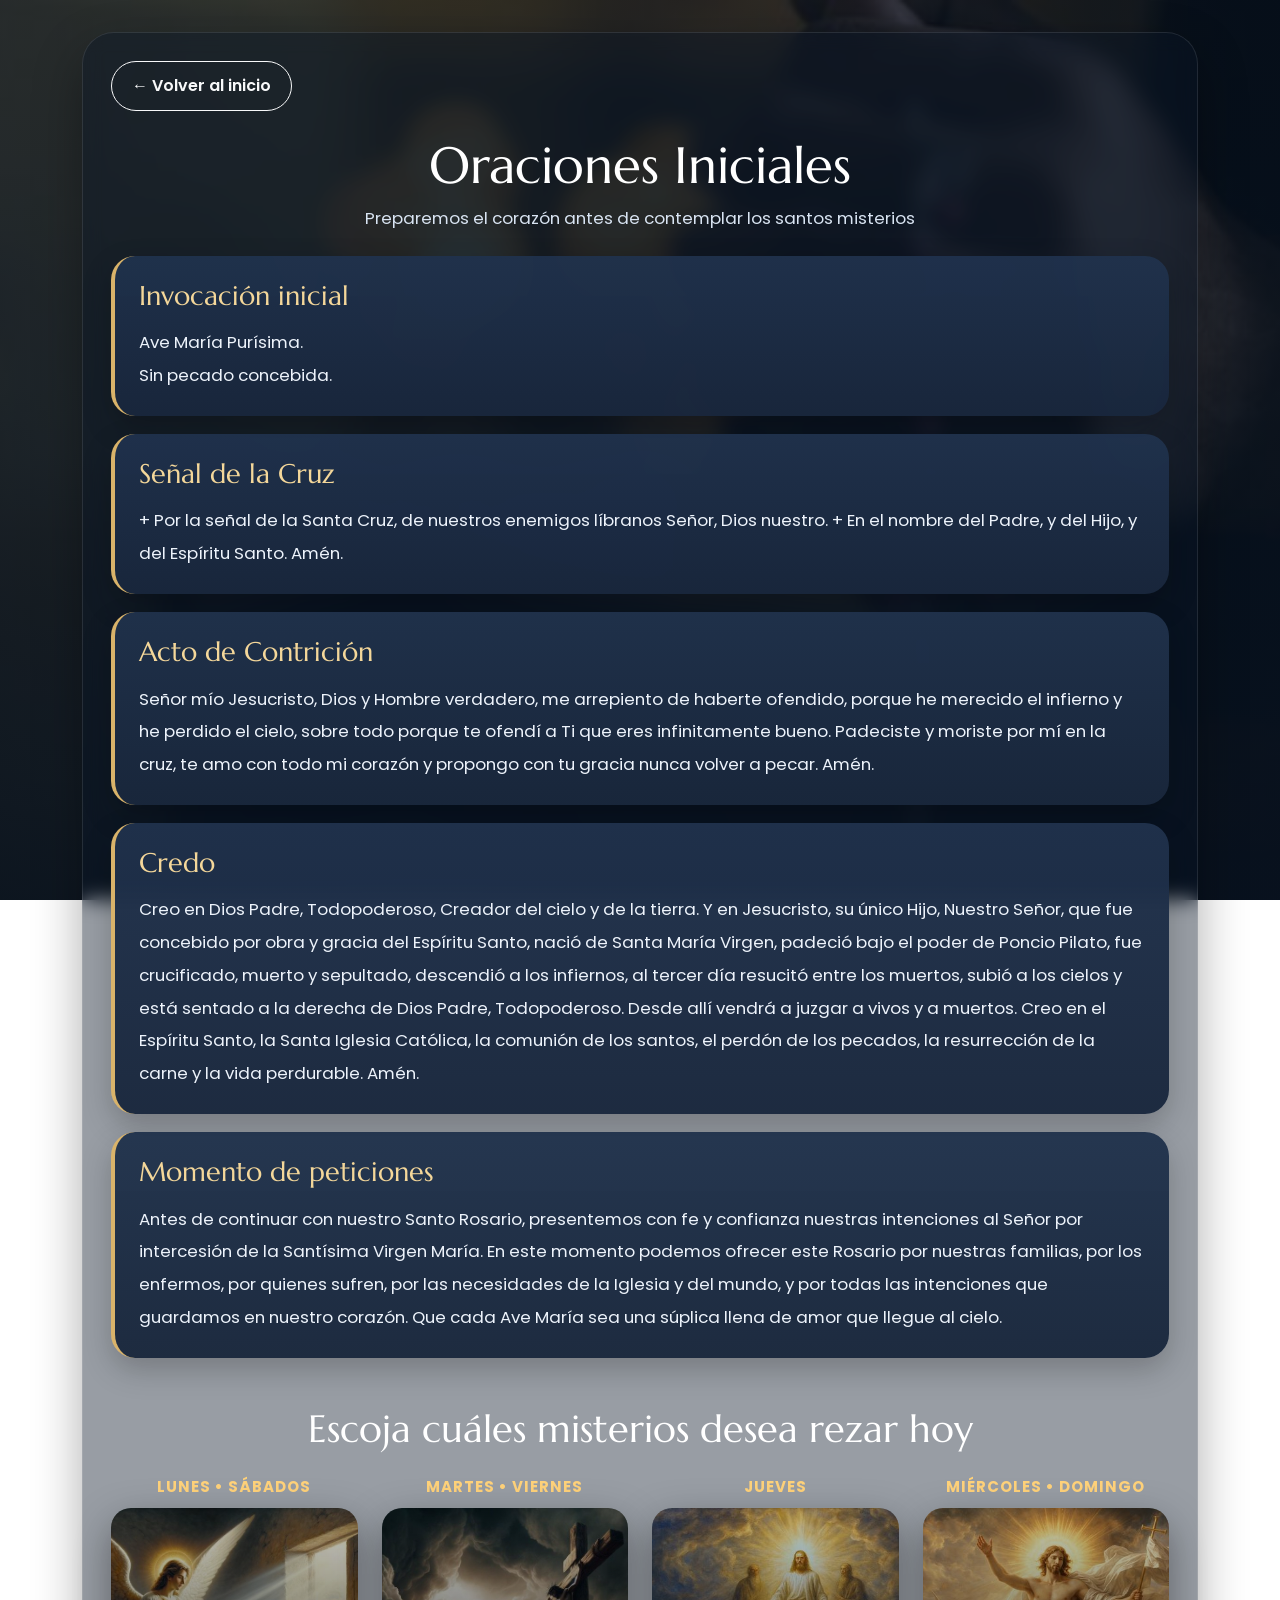
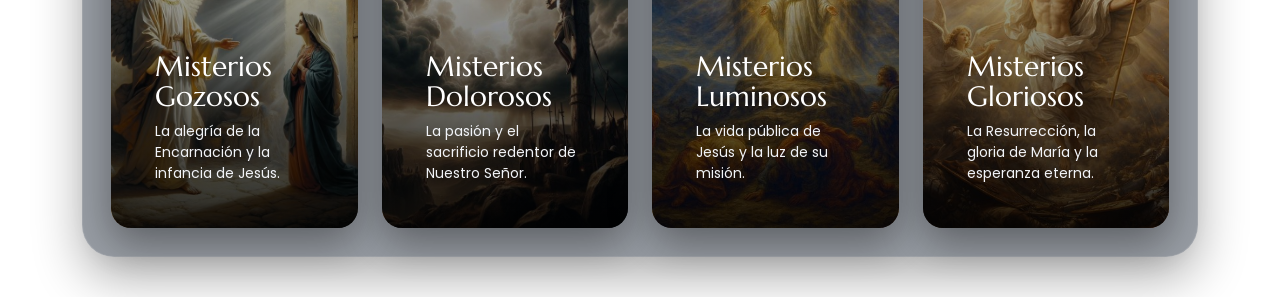
<file: pages/oraciones.html>
<!DOCTYPE html>
<html lang="es">
<head>
  <meta charset="UTF-8">
  <meta name="viewport" content="width=device-width, initial-scale=1.0">
  <title>Oraciones Iniciales y Misterios</title>

  <link rel="preconnect" href="https://fonts.googleapis.com">
  <link rel="preconnect" href="https://fonts.gstatic.com" crossorigin>
  <link href="https://fonts.googleapis.com/css2?family=Marcellus&family=Poppins:wght@300;400;500;600;700;800&display=swap" rel="stylesheet">

  <link href="https://cdn.jsdelivr.net/npm/bootstrap@5.3.3/dist/css/bootstrap.min.css" rel="stylesheet">
  <link rel="stylesheet" href="../css/styles.css">

  <style>
    .mystery-card-wrap{
      text-align: center;
    }

    .mystery-day-outside{
      font-size: 15px;
      font-weight: 700;
      color: #ffd27a;
      margin-bottom: 10px;
      letter-spacing: 1px;
      text-transform: uppercase;
    }

    .mystery-card{
      position: relative;
      display: block;
      height: 320px;
      border-radius: 20px;
      overflow: hidden;
      text-decoration: none;
      color: white;
      box-shadow: 0 15px 40px rgba(0,0,0,.4);
      transition: transform .3s ease, box-shadow .3s ease;
    }

    .mystery-card:hover{
      transform: translateY(-6px);
      box-shadow: 0 20px 45px rgba(0,0,0,.5);
    }

    .mystery-bg{
      position: absolute;
      inset: 0;
      background-size: cover;
      background-position: center;
      transition: transform .5s ease;
    }

    .mystery-card:hover .mystery-bg{
      transform: scale(1.06);
    }

    .mystery-overlay{
      position: absolute;
      inset: 0;
      background: linear-gradient(to top, rgba(0,0,0,.84), rgba(0,0,0,.22));
    }

    .mystery-content{
      position: absolute;
      left: 20px;
      right: 20px;
      bottom: 20px;
      text-align: left;
      z-index: 2;
    }

    .mystery-tag{
      display: inline-block;
      font-size: 13px;
      color: #ffd27a;
      font-weight: 700;
      margin-bottom: 6px;
      letter-spacing: .5px;
    }

    .mystery-content h3{
      font-family: "Marcellus", serif;
      font-size: 28px;
      margin: 4px 0 8px;
      color: white;
      line-height: 1.1;
    }

    .mystery-content p{
      font-size: 14px;
      margin: 0;
      color: #f2f4f8;
      line-height: 1.5;
    }

    @media (max-width: 768px){
      .mystery-card{
        height: 290px;
      }

      .mystery-content h3{
        font-size: 24px;
      }

      .mystery-content p{
        font-size: 13px;
      }

      .mystery-day-outside{
        font-size: 13px;
      }
    }
  </style>
</head>
<body class="page-prayers">

  <main class="prayers-wrapper">
    <div class="container">
      <section class="prayer-shell">

        <div class="top-actions mb-4">
          <a href="../index.html" class="btn btn-outline-light back-link">← Volver al inicio</a>
        </div>

        <div class="hero-head text-center mb-4">
          <h1 class="hero-title">Oraciones Iniciales</h1>
          <p class="hero-subtitle">Preparemos el corazón antes de contemplar los santos misterios</p>
        </div>

        <div class="prayer-card">
          <h3 class="prayer-title">Invocación inicial</h3>
          <p class="prayer-text">
            <strong></strong> Ave María Purísima.<br>
            <strong></strong> Sin pecado concebida.
          </p>
        </div>

        <div class="prayer-card">
          <h3 class="prayer-title">Señal de la Cruz</h3>
          <p class="prayer-text">
            <strong></strong> + Por la señal de la Santa Cruz, de nuestros enemigos líbranos Señor, Dios nuestro. +
            En el nombre del Padre, y del Hijo, y del Espíritu Santo. Amén.
          </p>
        </div>

        <div class="prayer-card">
          <h3 class="prayer-title">Acto de Contrición</h3>
          <p class="prayer-text">
            Señor mío Jesucristo, Dios y Hombre verdadero, me arrepiento de haberte ofendido,
            porque he merecido el infierno y he perdido el cielo, sobre todo porque te ofendí a Ti
            que eres infinitamente bueno. Padeciste y moriste por mí en la cruz, te amo con todo mi
            corazón y propongo con tu gracia nunca volver a pecar. Amén.
          </p>
        </div>

        
         <div class="prayer-card">
          <h3 class="prayer-title">Credo</h3>
          <p class="prayer-text">
          Creo en Dios Padre, 
Todopoderoso,
Creador del cielo y de la tierra. Y en Jesucristo, su único Hijo,
Nuestro Señor, que fue concebido por obra y gracia del Espíritu Santo, nació de Santa María Virgen,
padeció bajo el poder de Poncio Pilato,
fue crucificado, muerto y sepultado,
descendió a los infiernos,
al tercer día resucitó entre los muertos,
subió a los cielos y está sentado a la derecha de Dios Padre, Todopoderoso.

Desde allí vendrá a juzgar a vivos y a muertos. Creo en el Espíritu Santo, la Santa Iglesia Católica, la comunión de los santos, el perdón de los pecados, la resurrección de la carne y la vida perdurable.

Amén.
          </p>
        </div>

        <div class="prayer-card">
          <h3 class="prayer-title">Momento de peticiones</h3>
          <p class="prayer-text">
          Antes de continuar con nuestro Santo Rosario, presentemos con fe y confianza nuestras intenciones al Señor por intercesión de la Santísima Virgen María. En este momento podemos ofrecer este Rosario por nuestras familias, por los enfermos, por quienes sufren, por las necesidades de la Iglesia y del mundo, y por todas las intenciones que guardamos en nuestro corazón.
Que cada Ave María sea una súplica llena de amor que llegue al cielo.
          </p>
        </div>

        <div class="hero-head text-center mt-5 mb-4">
          <h2 class="hero-title-sm">Escoja cuáles misterios desea rezar hoy</h2>
        </div>

        <div class="row g-4">

          <!-- GOZOSOS -->
          <div class="col-md-6 col-xl-3">
            <div class="mystery-card-wrap">
              <div class="mystery-day-outside">Lunes • Sábados</div>
              <a href="gozosos.html" class="mystery-card">
                <div class="mystery-bg" style="background-image:url('../img/fondo-gozosos.jpg')"></div>
                <div class="mystery-overlay"></div>
                <div class="mystery-content">
                   <h3>Misterios Gozosos</h3>
                  <p>La alegría de la Encarnación y la infancia de Jesús.</p>
                </div>
              </a>
            </div>
          </div>

          <!-- DOLOROSOS -->
          <div class="col-md-6 col-xl-3">
            <div class="mystery-card-wrap">
              <div class="mystery-day-outside">Martes • Viernes</div>
              <a href="dolorosos.html" class="mystery-card">
                <div class="mystery-bg" style="background-image:url('../img/fondo-dolorosos.jpg')"></div>
                <div class="mystery-overlay"></div>
                <div class="mystery-content">
                  <h3>Misterios Dolorosos</h3>
                  <p>La pasión y el sacrificio redentor de Nuestro Señor.</p>
                </div>
              </a>
            </div>
          </div>

          <!-- LUMINOSOS -->
          <div class="col-md-6 col-xl-3">
            <div class="mystery-card-wrap">
              <div class="mystery-day-outside">Jueves</div>
              <a href="luminosos.html" class="mystery-card">
                <div class="mystery-bg" style="background-image:url('../img/fondo-luminosos.jpg')"></div>
                <div class="mystery-overlay"></div>
                <div class="mystery-content">
                  <h3>Misterios Luminosos</h3>
                  <p>La vida pública de Jesús y la luz de su misión.</p>
                </div>
              </a>
            </div>
          </div>

          <!-- GLORIOSOS -->
          <div class="col-md-6 col-xl-3">
            <div class="mystery-card-wrap">
              <div class="mystery-day-outside">Miércoles • Domingo</div>
              <a href="gloriosos.html" class="mystery-card">
                <div class="mystery-bg" style="background-image:url('../img/fondo-gloriosos.jpg')"></div>
                <div class="mystery-overlay"></div>
                <div class="mystery-content">
                  <h3>Misterios Gloriosos</h3>
                  <p>La Resurrección, la gloria de María y la esperanza eterna.</p>
                </div>
              </a>
            </div>
          </div>

        </div>

      </section>
    </div>
  </main>

  <script src="../js/main.js"></script>
  <script src="https://cdn.jsdelivr.net/npm/bootstrap@5.3.3/dist/js/bootstrap.bundle.min.js"></script>
</body>
</html>
</file>
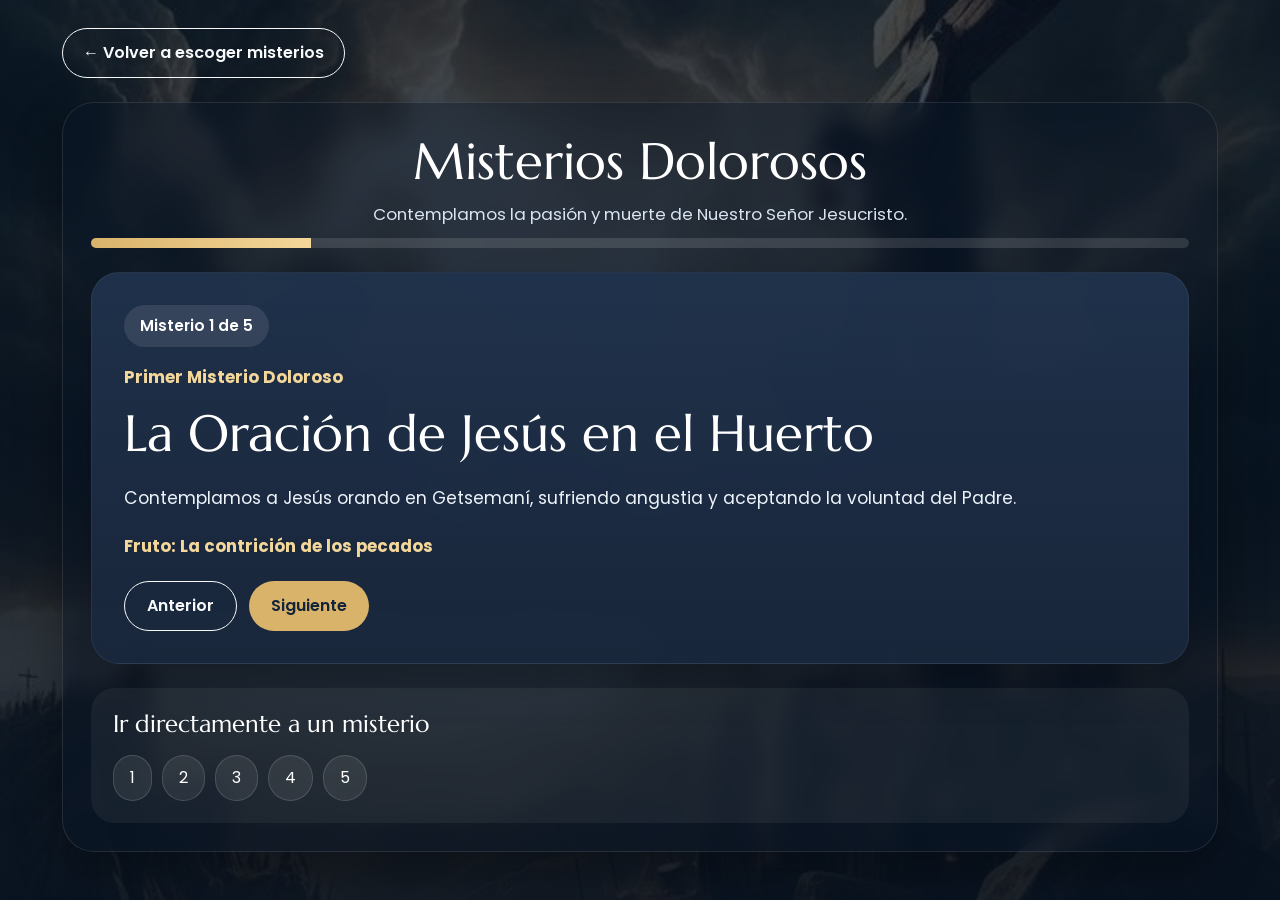
<file: Rosario/pages/dolorosos.html>
<!DOCTYPE html>
<html lang="es">
<head>
  <meta charset="UTF-8">
  <meta name="viewport" content="width=device-width, initial-scale=1.0">
  <title>Misterios Dolorosos</title>

  <link rel="preconnect" href="https://fonts.googleapis.com">
  <link rel="preconnect" href="https://fonts.gstatic.com" crossorigin>
  <link href="https://fonts.googleapis.com/css2?family=Marcellus&family=Poppins:wght@300;400;500;600;700;800&display=swap" rel="stylesheet">

  <link href="https://cdn.jsdelivr.net/npm/bootstrap@5.3.3/dist/css/bootstrap.min.css" rel="stylesheet">
  <link rel="stylesheet" href="../css/styles.css">
</head>
<body class="page-mystery" style="--mystery-bg: url('../img/fondo-dolorosos.jpg');">

  <div class="container mystery-shell">
    <div class="top-actions mb-4">
      <a href="oraciones.html" class="btn btn-outline-light back-link">← Volver a escoger misterios</a>
    </div>

    <section class="hero-panel">
      <div class="hero-head">
        <h1 class="hero-title" id="tituloGeneral">Misterios Dolorosos</h1>
        <p class="hero-subtitle" id="subtituloGeneral"></p>
      </div>

      <div class="progress-wrap">
        <div class="progress">
          <div class="progress-bar" id="barraProgreso" role="progressbar" style="width: 20%;" aria-valuemin="0" aria-valuemax="100" aria-valuenow="20"></div>
        </div>
      </div>

      <div class="mystery-display fade-in" id="mysteryDisplay">
        <div class="badge-counter" id="contadorMisterio">Misterio 1 de 5</div>
        <div class="mystery-number" id="numeroMisterio"></div>
        <h2 class="mystery-title-main" id="tituloMisterio"></h2>
        <p class="mystery-description" id="descripcionMisterio"></p>
        <p class="mystery-fruit" id="frutoMisterio"></p>

        <div class="control-buttons">
          <button class="btn btn-outline-light" onclick="anteriorMisterio()">Anterior</button>
          <button class="btn btn-gold" onclick="siguienteMisterio()">Siguiente</button>
        </div>
      </div>

      <div class="quick-list">
        <h4>Ir directamente a un misterio</h4>
        <div class="quick-buttons" id="quickButtons"></div>
      </div>
    </section>
  </div>

  <script src="../js/main.js"></script>
  <script>
    iniciarPaginaMisterios("dolorosos");
  </script>
</body>
</html>
</file>
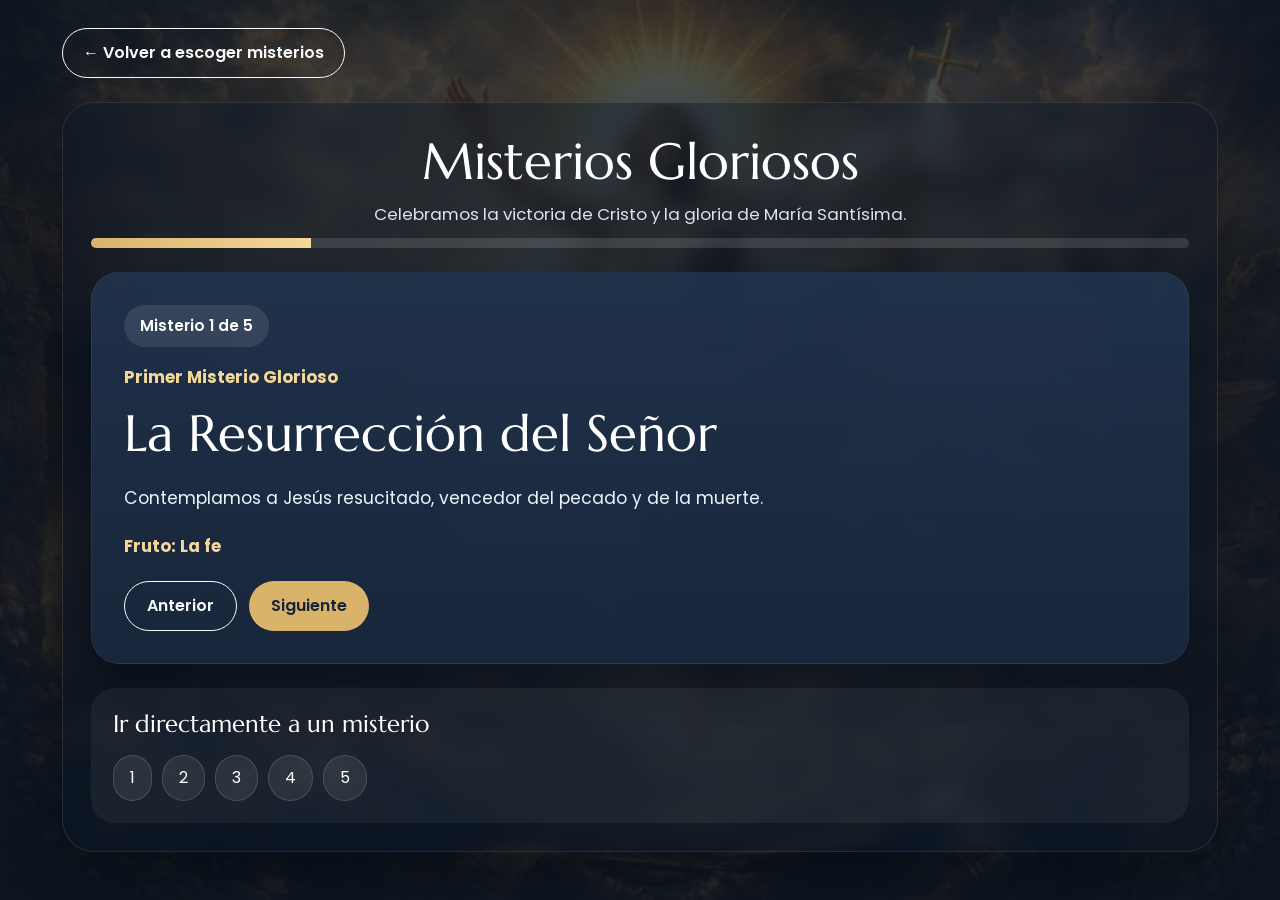
<file: Rosario/pages/gloriosos.html>
<!DOCTYPE html>
<html lang="es">
<head>
  <meta charset="UTF-8">
  <meta name="viewport" content="width=device-width, initial-scale=1.0">
  <title>Misterios Gloriosos</title>

  <link rel="preconnect" href="https://fonts.googleapis.com">
  <link rel="preconnect" href="https://fonts.gstatic.com" crossorigin>
  <link href="https://fonts.googleapis.com/css2?family=Marcellus&family=Poppins:wght@300;400;500;600;700;800&display=swap" rel="stylesheet">

  <link href="https://cdn.jsdelivr.net/npm/bootstrap@5.3.3/dist/css/bootstrap.min.css" rel="stylesheet">
  <link rel="stylesheet" href="../css/styles.css">
</head>
<body class="page-mystery" style="--mystery-bg: url('../img/fondo-gloriosos.jpg');">

  <div class="container mystery-shell">
    <div class="top-actions mb-4">
      <a href="oraciones.html" class="btn btn-outline-light back-link">← Volver a escoger misterios</a>
    </div>

    <section class="hero-panel">
      <div class="hero-head">
        <h1 class="hero-title" id="tituloGeneral">Misterios Gloriosos</h1>
        <p class="hero-subtitle" id="subtituloGeneral"></p>
      </div>

      <div class="progress-wrap">
        <div class="progress">
          <div class="progress-bar" id="barraProgreso" role="progressbar" style="width: 20%;" aria-valuemin="0" aria-valuemax="100" aria-valuenow="20"></div>
        </div>
      </div>

      <div class="mystery-display fade-in" id="mysteryDisplay">
        <div class="badge-counter" id="contadorMisterio">Misterio 1 de 5</div>
        <div class="mystery-number" id="numeroMisterio"></div>
        <h2 class="mystery-title-main" id="tituloMisterio"></h2>
        <p class="mystery-description" id="descripcionMisterio"></p>
        <p class="mystery-fruit" id="frutoMisterio"></p>

        <div class="control-buttons">
          <button class="btn btn-outline-light" onclick="anteriorMisterio()">Anterior</button>
          <button class="btn btn-gold" onclick="siguienteMisterio()">Siguiente</button>
        </div>
      </div>

      <div class="quick-list">
        <h4>Ir directamente a un misterio</h4>
        <div class="quick-buttons" id="quickButtons"></div>
      </div>
    </section>
  </div>

  <script src="../js/main.js"></script>
  <script>
    iniciarPaginaMisterios("gloriosos");
  </script>
</body>
</html>
</file>
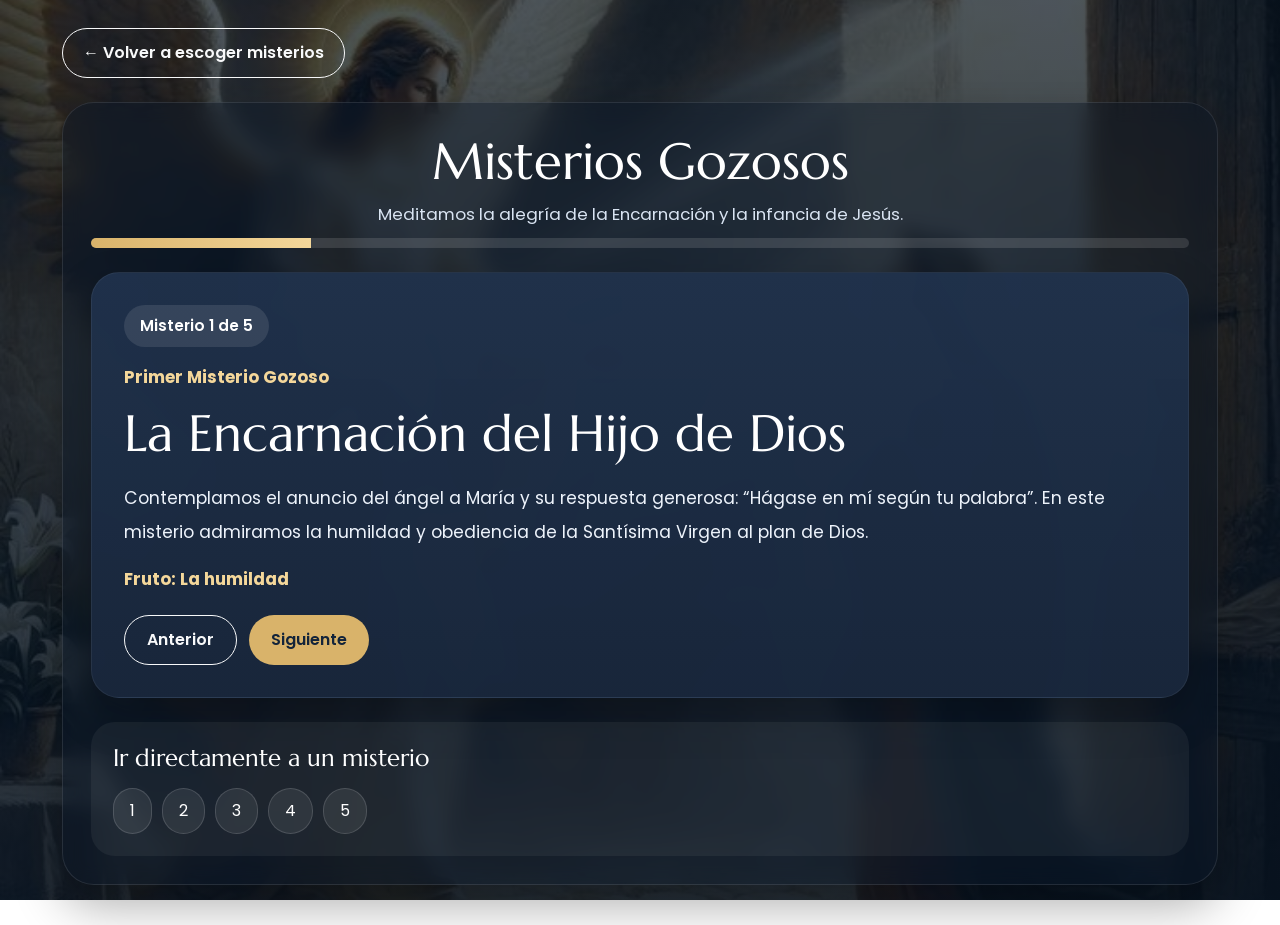
<file: Rosario/pages/gozosos.html>
<!DOCTYPE html>
<html lang="es">
<head>
  <meta charset="UTF-8">
  <meta name="viewport" content="width=device-width, initial-scale=1.0">
  <title>Misterios Gozosos</title>

  <link rel="preconnect" href="https://fonts.googleapis.com">
  <link rel="preconnect" href="https://fonts.gstatic.com" crossorigin>
  <link href="https://fonts.googleapis.com/css2?family=Marcellus&family=Poppins:wght@300;400;500;600;700;800&display=swap" rel="stylesheet">

  <link href="https://cdn.jsdelivr.net/npm/bootstrap@5.3.3/dist/css/bootstrap.min.css" rel="stylesheet">
  <link rel="stylesheet" href="../css/styles.css">
</head>
<body class="page-mystery" style="--mystery-bg: url('../img/fondo-gozosos.jpg');">

  <div class="container mystery-shell">
    <div class="top-actions mb-4">
      <a href="oraciones.html" class="btn btn-outline-light back-link">← Volver a escoger misterios</a>
    </div>

    <section class="hero-panel">
      <div class="hero-head">
        <h1 class="hero-title" id="tituloGeneral">Misterios Gozosos</h1>
        <p class="hero-subtitle" id="subtituloGeneral"></p>
      </div>

      <div class="progress-wrap">
        <div class="progress">
          <div class="progress-bar" id="barraProgreso" role="progressbar" style="width: 20%;" aria-valuemin="0" aria-valuemax="100" aria-valuenow="20"></div>
        </div>
      </div>

      <div class="mystery-display fade-in" id="mysteryDisplay">
        <div class="badge-counter" id="contadorMisterio">Misterio 1 de 5</div>
        <div class="mystery-number" id="numeroMisterio"></div>
        <h2 class="mystery-title-main" id="tituloMisterio"></h2>
        <p class="mystery-description" id="descripcionMisterio"></p>
        <p class="mystery-fruit" id="frutoMisterio"></p>

        <div class="control-buttons">
          <button class="btn btn-outline-light" onclick="anteriorMisterio()">Anterior</button>
          <button class="btn btn-gold" onclick="siguienteMisterio()">Siguiente</button>
        </div>
      </div>

      <div class="quick-list">
        <h4>Ir directamente a un misterio</h4>
        <div class="quick-buttons" id="quickButtons"></div>
      </div>
    </section>
  </div>

  <script src="../js/main.js"></script>
  <script>
    iniciarPaginaMisterios("gozosos");
  </script>
</body>
</html>
</file>
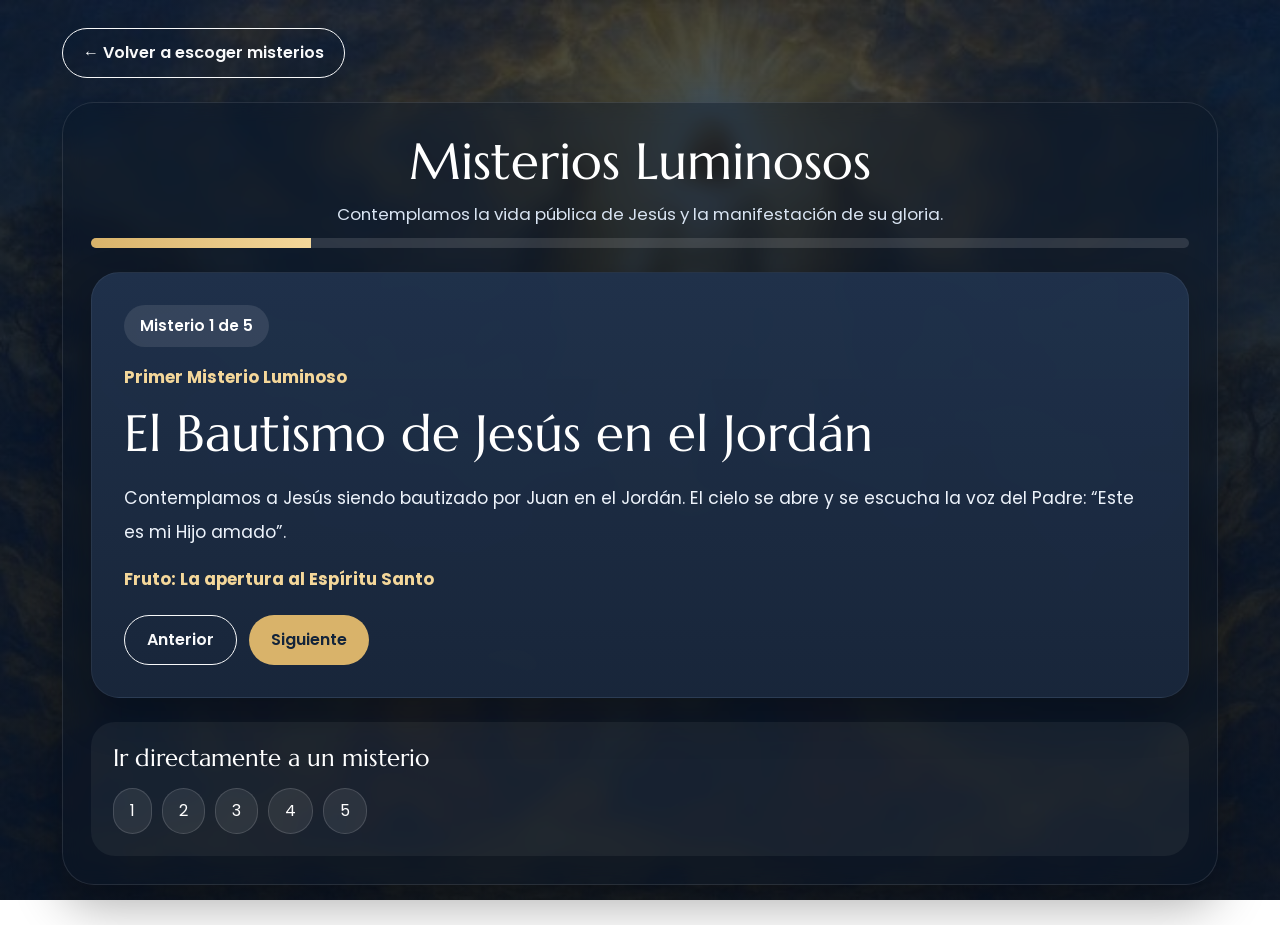
<file: Rosario/pages/luminosos.html>
<!DOCTYPE html>
<html lang="es">
<head>
  <meta charset="UTF-8">
  <meta name="viewport" content="width=device-width, initial-scale=1.0">
  <title>Misterios Luminosos</title>

  <link rel="preconnect" href="https://fonts.googleapis.com">
  <link rel="preconnect" href="https://fonts.gstatic.com" crossorigin>
  <link href="https://fonts.googleapis.com/css2?family=Marcellus&family=Poppins:wght@300;400;500;600;700;800&display=swap" rel="stylesheet">

  <link href="https://cdn.jsdelivr.net/npm/bootstrap@5.3.3/dist/css/bootstrap.min.css" rel="stylesheet">
  <link rel="stylesheet" href="../css/styles.css">
</head>
<body class="page-mystery" style="--mystery-bg: url('../img/fondo-luminosos.jpg');">

  <div class="container mystery-shell">
    <div class="top-actions mb-4">
      <a href="oraciones.html" class="btn btn-outline-light back-link">← Volver a escoger misterios</a>
    </div>

    <section class="hero-panel">
      <div class="hero-head">
        <h1 class="hero-title" id="tituloGeneral">Misterios Luminosos</h1>
        <p class="hero-subtitle" id="subtituloGeneral"></p>
      </div>

      <div class="progress-wrap">
        <div class="progress">
          <div class="progress-bar" id="barraProgreso" role="progressbar" style="width: 20%;" aria-valuemin="0" aria-valuemax="100" aria-valuenow="20"></div>
        </div>
      </div>

      <div class="mystery-display fade-in" id="mysteryDisplay">
        <div class="badge-counter" id="contadorMisterio">Misterio 1 de 5</div>
        <div class="mystery-number" id="numeroMisterio"></div>
        <h2 class="mystery-title-main" id="tituloMisterio"></h2>
        <p class="mystery-description" id="descripcionMisterio"></p>
        <p class="mystery-fruit" id="frutoMisterio"></p>

        <div class="control-buttons">
          <button class="btn btn-outline-light" onclick="anteriorMisterio()">Anterior</button>
          <button class="btn btn-gold" onclick="siguienteMisterio()">Siguiente</button>
        </div>
      </div>

      <div class="quick-list">
        <h4>Ir directamente a un misterio</h4>
        <div class="quick-buttons" id="quickButtons"></div>
      </div>
    </section>
  </div>

  <script src="../js/main.js"></script>
  <script>
    iniciarPaginaMisterios("luminosos");
  </script>
</body>
</html>
</file>
<file: css/styles.css>
:root{
  --gold: #d9b36a;
  --gold-soft: #f4d79a;
  --navy-1: #081321;
  --navy-2: #10243d;
  --navy-3: #1d3557;
  --white: #ffffff;
  --soft-white: #edf3fb;
  --text-soft: #d9e4f2;
  --shadow: 0 20px 50px rgba(0,0,0,.32);
  --radius-xl: 32px;
  --radius-lg: 24px;
}

*{
  box-sizing: border-box;
}

html{
  scroll-behavior: smooth;
}

body{
  margin: 0;
  font-family: "Poppins", sans-serif;
  color: var(--white);
  background-color: var(--navy-1);
}

.page-home{
  min-height: 100vh;
  background:
    linear-gradient(rgba(8, 19, 33, 0.72), rgba(8, 19, 33, 0.86)),
    url("../img/fondo-principal.jpg");
  background-position: center;
  background-size: cover;
  background-attachment: fixed;
}

.home-wrapper{
  min-height: 100vh;
  display: flex;
  align-items: center;
  padding: 40px 0;
}

.welcome-box{
  background: rgba(10, 23, 40, .42);
  border: 1px solid rgba(255,255,255,.10);
  backdrop-filter: blur(10px);
  border-radius: var(--radius-xl);
  padding: 38px 28px;
  box-shadow: var(--shadow);
}

.small-label{
  color: var(--gold-soft);
  text-transform: uppercase;
  letter-spacing: 5px;
  font-size: 2rem;
  font-weight: 800;
  margin-bottom: 12px;
}

.main-title{
  font-family: "Marcellus", serif;
  font-size: clamp(2.3rem, 5vw, 5rem);
  line-height: 1.08;
  margin-bottom: 14px;
}

.main-subtitle{
  color: var(--text-soft);
  font-size: clamp(1rem, 2vw, 1.35rem);
  margin-bottom: 0;
}

.quote-box{
  max-width: 1050px;
  margin: 28px auto 30px auto;
  background: rgba(255,255,255,.07);
  border-left: 5px solid var(--gold);
  border-radius: 18px;
  padding: 24px 24px 18px;
  box-shadow: 0 10px 30px rgba(0,0,0,.20);
}

.quote-text{
  margin: 0;
  font-size: 1.05rem;
  line-height: 1.95;
  color: var(--soft-white);
  font-style: italic;
}

.quote-author{
  margin: 14px 0 0 0;
  text-align: right;
  color: var(--gold-soft);
  font-weight: 700;
  font-style: italic;
}

.btn-gold{
  background: var(--gold);
  color: #13243a;
  border: none;
  font-weight: 700;
}

.btn-gold:hover{
  background: #e5c482;
  color: #102136;
}

.page-prayers{
  min-height: 100vh;
  background:
    linear-gradient(rgba(8, 19, 33, 0.76), rgba(8, 19, 33, 0.90)),
    url("../img/fondo-principal.jpg");
  background-position: center;
  background-size: cover;
  background-attachment: fixed;
}

.prayers-wrapper{
  min-height: 100vh;
  padding: 32px 0 40px;
}

.prayer-shell{
  background: rgba(10, 23, 40, .42);
  border: 1px solid rgba(255,255,255,.10);
  backdrop-filter: blur(10px);
  border-radius: var(--radius-xl);
  padding: 28px;
  box-shadow: var(--shadow);
}

.top-actions{
  display: flex;
  align-items: center;
  justify-content: space-between;
  gap: 14px;
  flex-wrap: wrap;
}

.back-link{
  border-radius: 999px;
  padding: 12px 20px;
  font-weight: 600;
}

.hero-head{
  text-align: center;
}

.hero-title{
  font-family: "Marcellus", serif;
  font-size: clamp(2rem, 4vw, 4rem);
  margin-bottom: 10px;
}

.hero-title-sm{
  font-family: "Marcellus", serif;
  font-size: clamp(1.7rem, 3vw, 2.7rem);
  margin-bottom: 0;
}

.hero-subtitle{
  color: var(--text-soft);
  font-size: 1.05rem;
  margin-bottom: 0;
}

.prayer-card{
  background: linear-gradient(180deg, rgba(32, 50, 76, .96), rgba(25, 39, 60, .97));
  border-radius: 24px;
  padding: 24px;
  margin-bottom: 18px;
  border-left: 4px solid var(--gold);
  box-shadow: 0 12px 30px rgba(0,0,0,.22);
}

.prayer-title{
  font-family: "Marcellus", serif;
  font-size: 1.7rem;
  margin-bottom: 14px;
  color: var(--gold-soft);
}

.prayer-text{
  font-size: 1.05rem;
  line-height: 1.95;
  color: var(--soft-white);
  margin-bottom: 0;
}

.mystery-card{
  position: relative;
  display: block;
  min-height: 320px;
  border-radius: var(--radius-lg);
  overflow: hidden;
  text-decoration: none;
  box-shadow: var(--shadow);
  transition: transform .35s ease, box-shadow .35s ease;
  isolation: isolate;
}

.mystery-card:hover{
  transform: translateY(-8px) scale(1.01);
  box-shadow: 0 28px 50px rgba(0,0,0,.42);
}

.mystery-bg{
  position: absolute;
  inset: 0;
  background-position: center;
  background-size: cover;
  transition: transform .55s ease;
}

.mystery-card:hover .mystery-bg{
  transform: scale(1.08);
}

.mystery-overlay{
  position: absolute;
  inset: 0;
  background:
    linear-gradient(to top, rgba(4,10,20,.92) 8%, rgba(6,13,25,.35) 55%, rgba(6,13,25,.18) 100%);
}

.mystery-content{
  position: absolute;
  left: 0;
  right: 0;
  bottom: 0;
  padding: 24px;
  z-index: 2;
}

.mystery-tag{
  display: inline-block;
  margin-bottom: 10px;
  color: var(--gold-soft);
  font-size: .85rem;
  font-weight: 700;
  letter-spacing: .5px;
}

.mystery-content h3{
  font-family: "Marcellus", serif;
  font-size: 1.8rem;
  margin-bottom: 10px;
  color: var(--white);
}

.mystery-content p{
  margin: 0;
  color: var(--soft-white);
  font-size: .96rem;
  line-height: 1.7;
}

/* páginas de misterios */
.page-mystery{
  min-height: 100vh;
  background:
    linear-gradient(rgba(8, 19, 33, 0.72), rgba(8, 19, 33, 0.88)),
    var(--mystery-bg);
  background-position: center;
  background-size: cover;
  background-attachment: fixed;
  padding: 28px 0 40px;
}

.mystery-shell{
  max-width: 1180px;
  margin: 0 auto;
}

.hero-panel{
  background: rgba(10, 23, 40, .42);
  border: 1px solid rgba(255,255,255,.10);
  backdrop-filter: blur(10px);
  border-radius: var(--radius-xl);
  padding: 28px;
  box-shadow: var(--shadow);
}

.progress-wrap{
  margin: 10px 0 24px;
}

.progress{
  height: 10px;
  border-radius: 999px;
  background: rgba(255,255,255,.12);
}

.progress-bar{
  background: linear-gradient(90deg, var(--gold), var(--gold-soft));
}

.mystery-display{
  background: linear-gradient(180deg, rgba(32, 50, 76, .96), rgba(25, 39, 60, .97));
  border-radius: 28px;
  padding: 32px;
  box-shadow: 0 18px 40px rgba(0,0,0,.25);
  border: 1px solid rgba(255,255,255,.06);
}

.badge-counter{
  display: inline-block;
  margin-bottom: 18px;
  padding: 10px 16px;
  border-radius: 999px;
  background: rgba(255,255,255,.10);
  color: var(--white);
  font-weight: 600;
  font-size: .95rem;
}

.mystery-number{
  color: var(--gold-soft);
  font-weight: 700;
  font-size: 1.05rem;
  margin-bottom: 14px;
}

.mystery-title-main{
  font-family: "Marcellus", serif;
  font-size: clamp(2rem, 4vw, 3.8rem);
  line-height: 1.12;
  margin-bottom: 20px;
}

.mystery-description{
  font-size: 1.08rem;
  line-height: 1.95;
  color: var(--soft-white);
  margin-bottom: 18px;
}

.mystery-fruit{
  font-size: 1.05rem;
  font-weight: 700;
  color: var(--gold-soft);
  margin-bottom: 0;
}

.control-buttons{
  margin-top: 22px;
  display: flex;
  flex-wrap: wrap;
  gap: 12px;
}

.control-buttons .btn{
  border-radius: 999px;
  padding: 12px 22px;
  font-weight: 600;
}

.quick-list{
  margin-top: 24px;
  background: rgba(255,255,255,.05);
  border-radius: 24px;
  padding: 22px;
}

.quick-list h4{
  font-family: "Marcellus", serif;
  margin-bottom: 16px;
}

.quick-buttons{
  display: flex;
  flex-wrap: wrap;
  gap: 10px;
}

.quick-buttons button{
  border: 1px solid rgba(255,255,255,.14);
  background: rgba(255,255,255,.08);
  color: var(--white);
  border-radius: 999px;
  padding: 10px 16px;
  transition: .25s ease;
}

.quick-buttons button:hover{
  background: rgba(255,255,255,.16);
}

.fade-in{
  animation: fadeInMove .45s ease;
}

@keyframes fadeInMove{
  from{
    opacity: 0;
    transform: translateY(12px);
  }
  to{
    opacity: 1;
    transform: translateY(0);
  }
}

/* oración final */
.final-image-wrap{
  margin-top: 28px;
  text-align: center;
}

.final-image{
  max-width: 320px;
  width: 100%;
  border-radius: 24px;
  box-shadow: 0 16px 40px rgba(0,0,0,.35);
  border: 3px solid rgba(255,255,255,.12);
}

@media (max-width: 991px){
  .mystery-card{
    min-height: 290px;
  }
}

@media (max-width: 768px){
  .welcome-box,
  .prayer-shell,
  .hero-panel,
  .mystery-display,
  .quick-list,
  .prayer-card{
    padding: 20px;
  }

  .quote-box{
    padding: 20px 18px 16px;
  }

  .quote-text,
  .prayer-text,
  .mystery-description{
    font-size: .98rem;
    line-height: 1.8;
  }

  .mystery-content h3{
    font-size: 1.55rem;
  }

  .control-buttons .btn,
  .quick-buttons button{
    width: 100%;
  }

  .small-label{
    font-size: 1.45rem;
    letter-spacing: 3px;
  }
}
.rosary-prayers{
margin-top:18px;
padding:16px 18px;

background:rgba(255,255,255,0.06);

border-radius:14px;

border-left:4px solid var(--gold);
}

.rosary-step{
font-weight:600;
margin-bottom:6px;
color:var(--gold-soft);
}

.rosary-list{
margin:0;
padding-left:18px;
color:var(--soft-white);
line-height:1.7;
}

.rosary-list li{
margin-bottom:4px;
}
.mystery-day{
  display: block;
  font-size: 14px;
  font-weight: 700;
  letter-spacing: 1px;
  color: #ffd27a;
  margin-bottom: 4px;
  text-transform: uppercase;
  opacity: 0.95;
}

.mystery-tag{
  display: inline-block;
  margin-bottom: 10px;
  color: var(--gold-soft);
  font-size: .85rem;
  font-weight: 700;
  letter-spacing: .5px;
}
.mystery-image-wrap{
  margin-bottom: 22px;
  text-align: center;
}

.mystery-image{
  width: 100%;
  height: auto;

  border-radius: 22px;

  box-shadow: 0 14px 35px rgba(0,0,0,.35);
}
</file>
<file: Rosario/css/styles.css>
:root{
  --gold: #d9b36a;
  --gold-soft: #f4d79a;
  --navy-1: #081321;
  --navy-2: #10243d;
  --navy-3: #1d3557;
  --white: #ffffff;
  --soft-white: #edf3fb;
  --text-soft: #d9e4f2;
  --shadow: 0 20px 50px rgba(0,0,0,.32);
  --radius-xl: 32px;
  --radius-lg: 24px;
}

*{
  box-sizing: border-box;
}

html{
  scroll-behavior: smooth;
}

body{
  margin: 0;
  font-family: "Poppins", sans-serif;
  color: var(--white);
  background-color: var(--navy-1);
}

.page-home{
  min-height: 100vh;
  background:
    linear-gradient(rgba(8, 19, 33, 0.72), rgba(8, 19, 33, 0.86)),
    url("../img/fondo-principal.jpg");
  background-position: center;
  background-size: cover;
  background-attachment: fixed;
}

.home-wrapper{
  min-height: 100vh;
  display: flex;
  align-items: center;
  padding: 40px 0;
}

.welcome-box{
  background: rgba(10, 23, 40, .42);
  border: 1px solid rgba(255,255,255,.10);
  backdrop-filter: blur(10px);
  border-radius: var(--radius-xl);
  padding: 38px 28px;
  box-shadow: var(--shadow);
}

.small-label{
  color: var(--gold-soft);
  text-transform: uppercase;
  letter-spacing: 5px;
  font-size: 2rem;
  font-weight: 800;
  margin-bottom: 12px;
}

.main-title{
  font-family: "Marcellus", serif;
  font-size: clamp(2.3rem, 5vw, 5rem);
  line-height: 1.08;
  margin-bottom: 14px;
}

.main-subtitle{
  color: var(--text-soft);
  font-size: clamp(1rem, 2vw, 1.35rem);
  margin-bottom: 0;
}

.quote-box{
  max-width: 1050px;
  margin: 28px auto 30px auto;
  background: rgba(255,255,255,.07);
  border-left: 5px solid var(--gold);
  border-radius: 18px;
  padding: 24px 24px 18px;
  box-shadow: 0 10px 30px rgba(0,0,0,.20);
}

.quote-text{
  margin: 0;
  font-size: 1.05rem;
  line-height: 1.95;
  color: var(--soft-white);
  font-style: italic;
}

.quote-author{
  margin: 14px 0 0 0;
  text-align: right;
  color: var(--gold-soft);
  font-weight: 700;
  font-style: italic;
}

.btn-gold{
  background: var(--gold);
  color: #13243a;
  border: none;
  font-weight: 700;
}

.btn-gold:hover{
  background: #e5c482;
  color: #102136;
}

.page-prayers{
  min-height: 100vh;
  background:
    linear-gradient(rgba(8, 19, 33, 0.76), rgba(8, 19, 33, 0.90)),
    url("../img/fondo-principal.jpg");
  background-position: center;
  background-size: cover;
  background-attachment: fixed;
}

.prayers-wrapper{
  min-height: 100vh;
  padding: 32px 0 40px;
}

.prayer-shell{
  background: rgba(10, 23, 40, .42);
  border: 1px solid rgba(255,255,255,.10);
  backdrop-filter: blur(10px);
  border-radius: var(--radius-xl);
  padding: 28px;
  box-shadow: var(--shadow);
}

.top-actions{
  display: flex;
  align-items: center;
  justify-content: space-between;
  gap: 14px;
  flex-wrap: wrap;
}

.back-link{
  border-radius: 999px;
  padding: 12px 20px;
  font-weight: 600;
}

.hero-head{
  text-align: center;
}

.hero-title{
  font-family: "Marcellus", serif;
  font-size: clamp(2rem, 4vw, 4rem);
  margin-bottom: 10px;
}

.hero-title-sm{
  font-family: "Marcellus", serif;
  font-size: clamp(1.7rem, 3vw, 2.7rem);
  margin-bottom: 0;
}

.hero-subtitle{
  color: var(--text-soft);
  font-size: 1.05rem;
  margin-bottom: 0;
}

.prayer-card{
  background: linear-gradient(180deg, rgba(32, 50, 76, .96), rgba(25, 39, 60, .97));
  border-radius: 24px;
  padding: 24px;
  margin-bottom: 18px;
  border-left: 4px solid var(--gold);
  box-shadow: 0 12px 30px rgba(0,0,0,.22);
}

.prayer-title{
  font-family: "Marcellus", serif;
  font-size: 1.7rem;
  margin-bottom: 14px;
  color: var(--gold-soft);
}

.prayer-text{
  font-size: 1.05rem;
  line-height: 1.95;
  color: var(--soft-white);
  margin-bottom: 0;
}

.mystery-card{
  position: relative;
  display: block;
  min-height: 320px;
  border-radius: var(--radius-lg);
  overflow: hidden;
  text-decoration: none;
  box-shadow: var(--shadow);
  transition: transform .35s ease, box-shadow .35s ease;
  isolation: isolate;
}

.mystery-card:hover{
  transform: translateY(-8px) scale(1.01);
  box-shadow: 0 28px 50px rgba(0,0,0,.42);
}

.mystery-bg{
  position: absolute;
  inset: 0;
  background-position: center;
  background-size: cover;
  transition: transform .55s ease;
}

.mystery-card:hover .mystery-bg{
  transform: scale(1.08);
}

.mystery-overlay{
  position: absolute;
  inset: 0;
  background:
    linear-gradient(to top, rgba(4,10,20,.92) 8%, rgba(6,13,25,.35) 55%, rgba(6,13,25,.18) 100%);
}

.mystery-content{
  position: absolute;
  left: 0;
  right: 0;
  bottom: 0;
  padding: 24px;
  z-index: 2;
}

.mystery-tag{
  display: inline-block;
  margin-bottom: 10px;
  color: var(--gold-soft);
  font-size: .85rem;
  font-weight: 700;
  letter-spacing: .5px;
}

.mystery-content h3{
  font-family: "Marcellus", serif;
  font-size: 1.8rem;
  margin-bottom: 10px;
  color: var(--white);
}

.mystery-content p{
  margin: 0;
  color: var(--soft-white);
  font-size: .96rem;
  line-height: 1.7;
}

/* páginas de misterios */
.page-mystery{
  min-height: 100vh;
  background:
    linear-gradient(rgba(8, 19, 33, 0.72), rgba(8, 19, 33, 0.88)),
    var(--mystery-bg);
  background-position: center;
  background-size: cover;
  background-attachment: fixed;
  padding: 28px 0 40px;
}

.mystery-shell{
  max-width: 1180px;
  margin: 0 auto;
}

.hero-panel{
  background: rgba(10, 23, 40, .42);
  border: 1px solid rgba(255,255,255,.10);
  backdrop-filter: blur(10px);
  border-radius: var(--radius-xl);
  padding: 28px;
  box-shadow: var(--shadow);
}

.progress-wrap{
  margin: 10px 0 24px;
}

.progress{
  height: 10px;
  border-radius: 999px;
  background: rgba(255,255,255,.12);
}

.progress-bar{
  background: linear-gradient(90deg, var(--gold), var(--gold-soft));
}

.mystery-display{
  background: linear-gradient(180deg, rgba(32, 50, 76, .96), rgba(25, 39, 60, .97));
  border-radius: 28px;
  padding: 32px;
  box-shadow: 0 18px 40px rgba(0,0,0,.25);
  border: 1px solid rgba(255,255,255,.06);
}

.badge-counter{
  display: inline-block;
  margin-bottom: 18px;
  padding: 10px 16px;
  border-radius: 999px;
  background: rgba(255,255,255,.10);
  color: var(--white);
  font-weight: 600;
  font-size: .95rem;
}

.mystery-number{
  color: var(--gold-soft);
  font-weight: 700;
  font-size: 1.05rem;
  margin-bottom: 14px;
}

.mystery-title-main{
  font-family: "Marcellus", serif;
  font-size: clamp(2rem, 4vw, 3.8rem);
  line-height: 1.12;
  margin-bottom: 20px;
}

.mystery-description{
  font-size: 1.08rem;
  line-height: 1.95;
  color: var(--soft-white);
  margin-bottom: 18px;
}

.mystery-fruit{
  font-size: 1.05rem;
  font-weight: 700;
  color: var(--gold-soft);
  margin-bottom: 0;
}

.control-buttons{
  margin-top: 22px;
  display: flex;
  flex-wrap: wrap;
  gap: 12px;
}

.control-buttons .btn{
  border-radius: 999px;
  padding: 12px 22px;
  font-weight: 600;
}

.quick-list{
  margin-top: 24px;
  background: rgba(255,255,255,.05);
  border-radius: 24px;
  padding: 22px;
}

.quick-list h4{
  font-family: "Marcellus", serif;
  margin-bottom: 16px;
}

.quick-buttons{
  display: flex;
  flex-wrap: wrap;
  gap: 10px;
}

.quick-buttons button{
  border: 1px solid rgba(255,255,255,.14);
  background: rgba(255,255,255,.08);
  color: var(--white);
  border-radius: 999px;
  padding: 10px 16px;
  transition: .25s ease;
}

.quick-buttons button:hover{
  background: rgba(255,255,255,.16);
}

.fade-in{
  animation: fadeInMove .45s ease;
}

@keyframes fadeInMove{
  from{
    opacity: 0;
    transform: translateY(12px);
  }
  to{
    opacity: 1;
    transform: translateY(0);
  }
}

/* oración final */
.final-image-wrap{
  margin-top: 28px;
  text-align: center;
}

.final-image{
  max-width: 320px;
  width: 100%;
  border-radius: 24px;
  box-shadow: 0 16px 40px rgba(0,0,0,.35);
  border: 3px solid rgba(255,255,255,.12);
}

@media (max-width: 991px){
  .mystery-card{
    min-height: 290px;
  }
}

@media (max-width: 768px){
  .welcome-box,
  .prayer-shell,
  .hero-panel,
  .mystery-display,
  .quick-list,
  .prayer-card{
    padding: 20px;
  }

  .quote-box{
    padding: 20px 18px 16px;
  }

  .quote-text,
  .prayer-text,
  .mystery-description{
    font-size: .98rem;
    line-height: 1.8;
  }

  .mystery-content h3{
    font-size: 1.55rem;
  }

  .control-buttons .btn,
  .quick-buttons button{
    width: 100%;
  }

  .small-label{
    font-size: 1.45rem;
    letter-spacing: 3px;
  }
}
</file>
